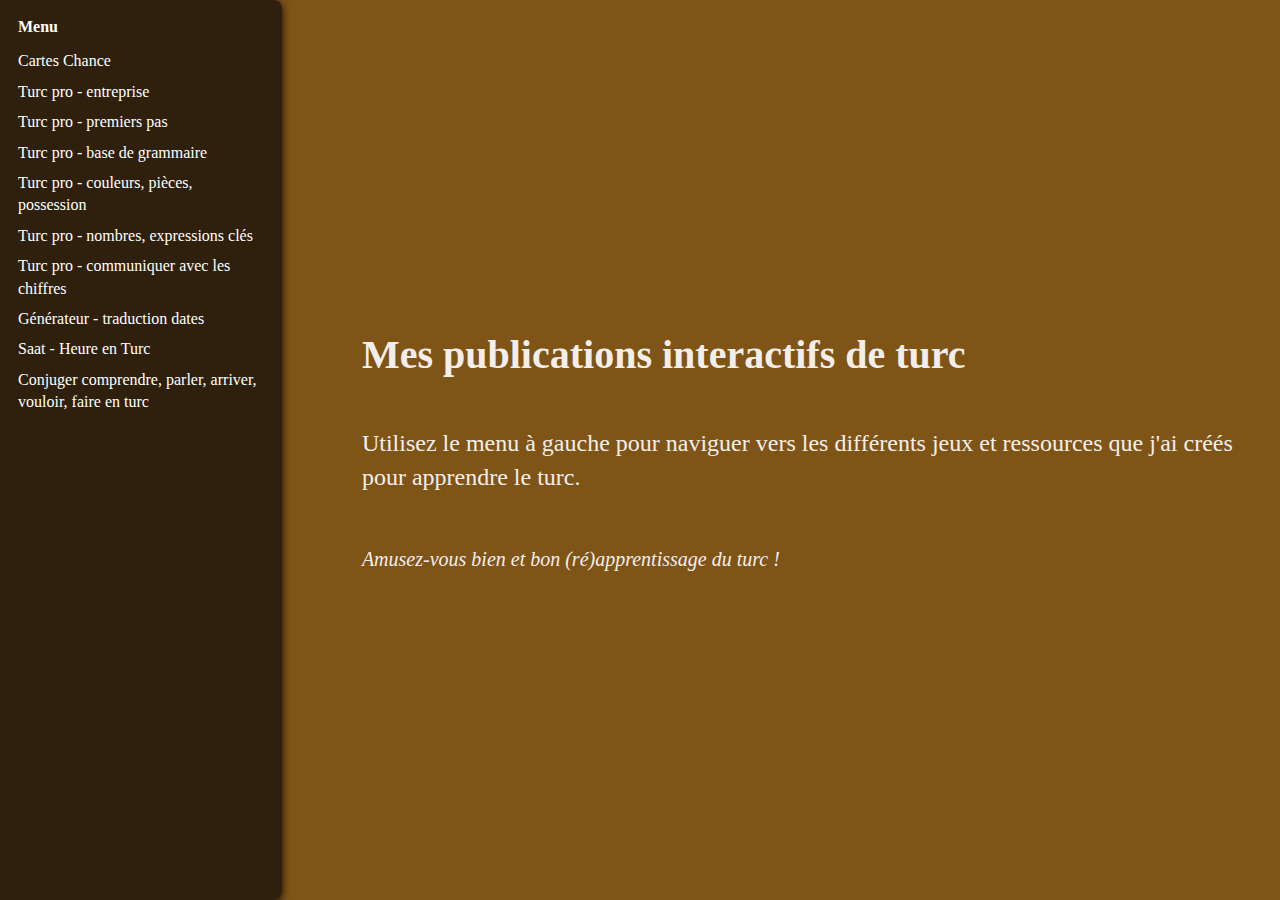
<file: index.html>
<!DOCTYPE html>
<html lang="fr">
<head>
  <meta charset="UTF-8">
  <meta name="viewport" content="width=device-width, initial-scale=1.0">
  <title>Menu | Publications interactives de turc</title>
  <!-- Je nomme ce fichier index mais c'est juste mon premier jeu sur Github !--> 
  <link rel="stylesheet" href="styles.css">
</head>
<body>

<!-- Page wrapper: menu latéral + contenu -->
<div class="page">
<!-- Menu de navigation vers les index -->
<nav class="menu">
    <div class="menu-title">Menu</div>
    <ul class="menu-list">
        <li><a href="https://kbrdg67-langu.github.io/jeuturc/carteschances.html" data-tooltip="Générateur de cartes chance / défis">Cartes Chance</a></li>
        <li><a href="https://kbrdg67-langu.github.io/jeuturc/rise-turcproindus/index2.html" data-tooltip="Début dans l'entreprise industrielle en turc">Turc pro - entreprise</a></li>
        <li><a href="https://kbrdg67-langu.github.io/jeuturc/turc-pro-i-premiers-pas-raw-klWIRAw0/content/index3.html" data-tooltip="Saluer, se présenter, les formules de politesse et de souhaits, l'espace dans l'entreprise">Turc pro - premiers pas</a></li>
        <li><a href="https://kbrdg67-langu.github.io/jeuturc/turc-pro-ii-grammaire-turque-pour-la-communication-quotidienne-raw-mvNhj_XP/content/index4.html" data-tooltip="Harmonie vocalique, pluriel, démonstratifs, questions fermées, (se) localiser">Turc pro - base de grammaire</a></li>
        <li><a href="https://kbrdg67-langu.github.io/jeuturc/turc-pro-iii-couleurs-pieces-possession-raw-fq71E4ob/content/index5.html" data-tooltip="Couleurs, pièces de la maison, possession (il y a)">Turc pro - couleurs, pièces, possession</a></li>
        <li><a href="https://kbrdg67-langu.github.io/jeuturc/turc-pro-iv-maitriser-les-nombres-couleurs-et-expressions-cles-au-travail-raw-GHACC9Df/content/index7.html" data-tooltip="Nombres, couleurs, prix, heure + expression utiles (demande spécifique)">Turc pro - nombres, expressions clés</a></li>
        <li><a href="https://kbrdg67-langu.github.io/jeuturc/turc-pro-v-communiquer-avec-les-chiffres-raw-ut1tpXgG/content/index6.html" data-tooltip="Mail, rappel nombres, rappel grammaire (position, posession)">Turc pro - communiquer avec les chiffres</a></li>
        <li><a href="https://kbrdg67-langu.github.io/jeuturc/datestrad-frtotr.html" data-tooltip="Générateur de dates en turc à traduire en français">Générateur - traduction dates</a></li>
        <li><a href="https://kbrdg67-langu.github.io/jeuturc/saat.html" data-tooltip="Générateur et exercices pour apprendre l'heure en turc">Saat - Heure en Turc</a></li>
        <li><a href="https://kbrdg67-langu.github.io/jeuturc/suffixes-5.html" data-tooltip="Exercices de conjugaison">Conjuger comprendre, parler, arriver, vouloir, faire en turc</a></li>
<!-- Ajoute ici d'autres liens vers les autres fichiers index du dépôt -->
    </ul>
</nav>

<main>
    <h1>Mes publications interactifs de turc</h1>
    <p>Utilisez le menu à gauche pour naviguer vers les différents jeux et ressources que j'ai créés pour apprendre le turc.</p>
        <p><small><em>Amusez-vous bien et bon (ré)apprentissage du turc !</em></small></p>
    </main>
</div>

<!-- Tooltip touch support and basic behavior -->
<script>
(function(){
    // Ensure elements that have data-tooltip get the has-tooltip class
    document.querySelectorAll('[data-tooltip]').forEach(function(el){
        if (!el.classList.contains('has-tooltip')) el.classList.add('has-tooltip');
    });

    // Touch behavior: toggle tooltip on first touch, hide after timeout
    const TOUCH_HIDE_DELAY = 3500;
    let hideTimers = new WeakMap();

    function hideAllTooltips(){
        document.querySelectorAll('.has-tooltip.show-tooltip').forEach(function(e){ e.classList.remove('show-tooltip'); });
    }

    document.querySelectorAll('[data-tooltip]').forEach(function(el){
        el.addEventListener('touchstart', function(ev){
            ev.preventDefault();
            const isShown = el.classList.contains('show-tooltip');
            hideAllTooltips();
            if (!isShown) {
                el.classList.add('show-tooltip');
                if (hideTimers.has(el)) clearTimeout(hideTimers.get(el));
                hideTimers.set(el, setTimeout(function(){ el.classList.remove('show-tooltip'); }, TOUCH_HIDE_DELAY));
            }
        }, {passive:false});
    });

    // Hide tooltips when tapping elsewhere
    document.addEventListener('touchstart', function(e){
        if (!e.target.closest('[data-tooltip]')) hideAllTooltips();
    });
})();
</script>

</body>
</html>
</file>
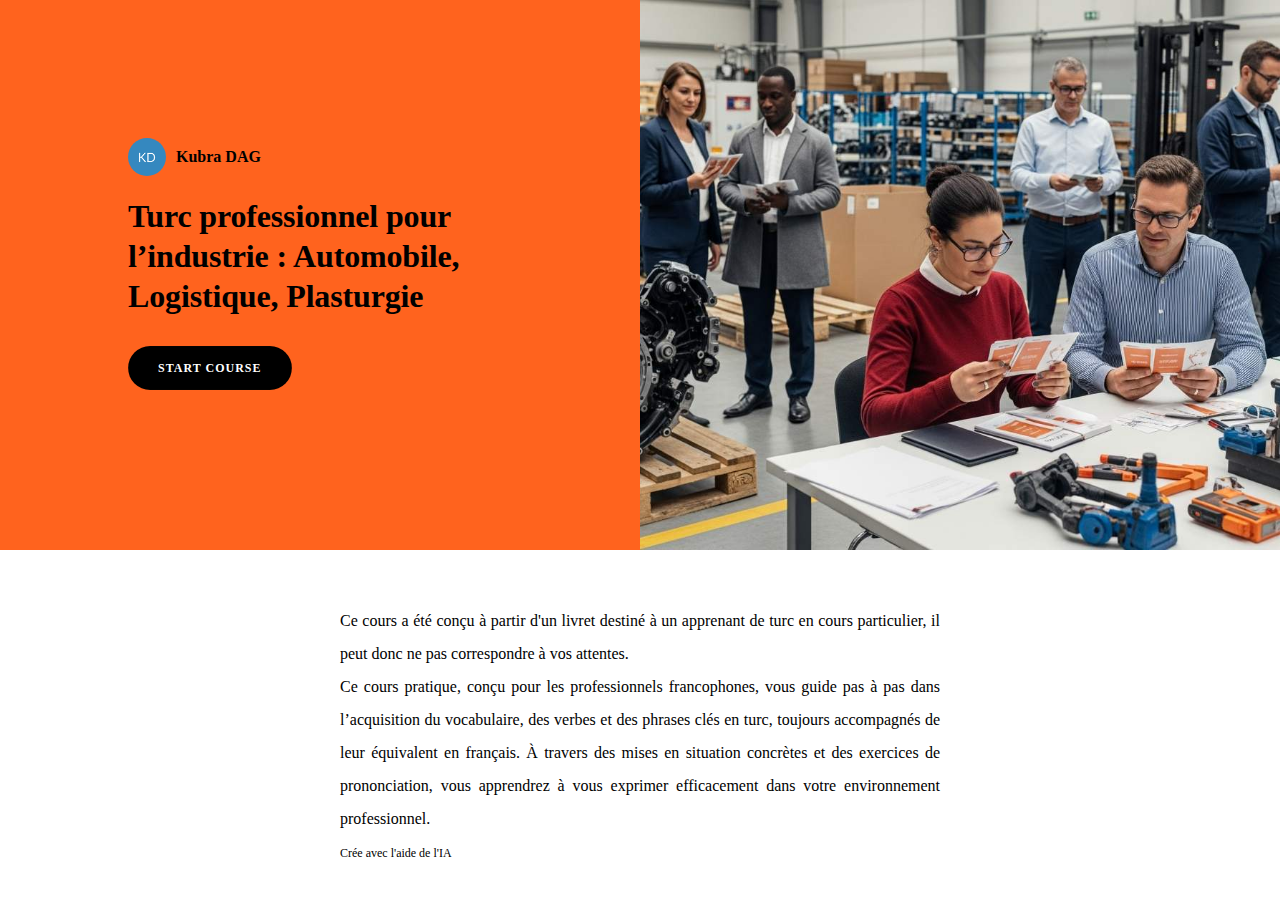
<file: rise-turcproindus/index.html>
<!DOCTYPE html>
<html lang="en" class="">
  <head>
    <meta http-equiv="X-UA-Compatible" content="IE=edge,chrome=1">
    <meta name="viewport" content="width=device-width, initial-scale=1">
    <meta charset="utf-8">

    <title>Turc professionnel pour l’industrie : Automobile, Logistique, Plasturgie</title>
    <link type="text/css" rel="stylesheet" href="lib/icomoon.css">
    <script type="text/javascript" src="lib/player-0.0.11.min.js"></script>
    <script type="text/javascript" src="lib/lzwcompress.js"></script>

    <!-- Resize Hack -->
    <script type="text/javascript">
      window.resizeTo(screen.width, screen.height);
    </script>
    

    

    <script id="__ENTRY__" type="application/json">
      {".js":["rise/7e72b801.js"],".css":["sandbox/4adfab46.css"]}
    </script>

    <script id="__REMOTE_ENTRIES__" type="application/json">
      {"learn_distribution_frontend":{".js":["learn_dist/entry.js"]},"mondrian":{".js":["mondrian/entry.js"]}}
    </script>

    <script>
      (function() {
        const jsonp = {}
        const target = 'raw'

        function shouldLoad() {
          if(['raw', 'review', 'tincan', 'xapi'].includes(target))
            return true

          const allowOutsideDriver = window.allowedOptions()?.outsideDriver || false

          return allowOutsideDriver
            || window.location.protocol === 'file:'
            || (window !== window.parent && typeof window.parent.IsLmsPresent === 'function')
        }

        function loadModule(manifest) {
          const p = []

          if (manifest['.css'] != null) {
            for (var idx = 0; idx < manifest['.css'].length; idx++) {
              p.push(new Promise((resolve, reject) => {
                var link = document.createElement('link')
                link.onload = resolve
                link.onerror = reject
                link.rel = 'stylesheet'
                link.href = 'lib/' + manifest['.css'][idx]
                document.body.appendChild(link)
              }))
            }
          }

          if (manifest['.js'] != null) {
            for (var idx = 0; idx < manifest['.js'].length; idx++) {
              p.push(new Promise((resolve, reject) => {
                var script = document.createElement('script')
                script.onload = resolve
                script.onerror = reject
                script.src = 'lib/' + manifest['.js'][idx]
                document.body.appendChild(script)
              }))
            }
          }

          return Promise.all(p)
        }

        function deserialize(str) {
          const buffer = Uint8Array.from(atob(str), c => c.charCodeAt(0))
          const json = new TextDecoder().decode(buffer)
          const result = JSON.parse(json)
          return result
        }

        function __preventLoad() {
          let appDiv = document.getElementById('app')
          let errMsgSpan = document.createElement('span')
          let errMsgText = document.createTextNode('Error: Content launched outside of a supported LMS enviroment.')

          errMsgSpan.appendChild(errMsgText)
          appDiv.appendChild(errMsgSpan)

          throw new Error("Content launched outside of a supported LMS enviroment.")
        }

        function __loadEntry() {
          return loadModule(JSON.parse(document.getElementById('__ENTRY__').textContent))
        }

        function __loadRemoteEntry(name) {
          const manifest = JSON.parse(document.getElementById('__REMOTE_ENTRIES__').textContent)
          if (manifest[name] == null) throw new Error(`Missing manifest for remote entry "${name}".`)
          return loadModule(manifest[name])
        }

        async function __fetchCourse() {
          return Promise.resolve(deserialize("[base64]/[base64]/[base64]/[base64]/IOKAkyBUZXNsaW1hdCBuZSB6YW1hbiBnZWxlY2VrPzwvcD48cD48L3A+PHA+TGUgY2FtaW9uIGVzdC1pbCBkw6lqw6AgcGFydGkgPyDigJMgS2FteW9uIMOnxLFrdMSxIG3EsT88L3A+PHA+PC9wPjxwPkNvbWJpZW4gZGUgcGFsZXR0ZXMgc29udCBwcsOpdnVlcyA/IOKAkyBLYcOnIHBhbGV0IHBsYW5sYW5kxLE/[base64]"))
        }

        window.__loadEntry = shouldLoad() ? __loadEntry : __preventLoad
        window.__loadRemoteEntry = __loadRemoteEntry
        window.__fetchCourse = __fetchCourse
      })()
    </script>
  </head>
  <body>
    <div id="app"></div>
    <script type="text/javascript">
  (function(root) {
    window.partnerContent = [];

    function isExport() {
      return true;
    }

    function resolvePath(path) {
      return ('assets/').concat(path);
    }

    function resolveFontPath(font) {
      return ('lib/fonts/').concat(font.key.split('/').reverse()[0]);
    }

    root.Runtime = {
      fetch: window.__fetchCourse,
      isExport: isExport,
      resolvePath: resolvePath,
      resolveFontPath: resolveFontPath
    };
  }(window));
</script>

    
    <script>__loadEntry()</script>
    
  </body>
</html>
</file>
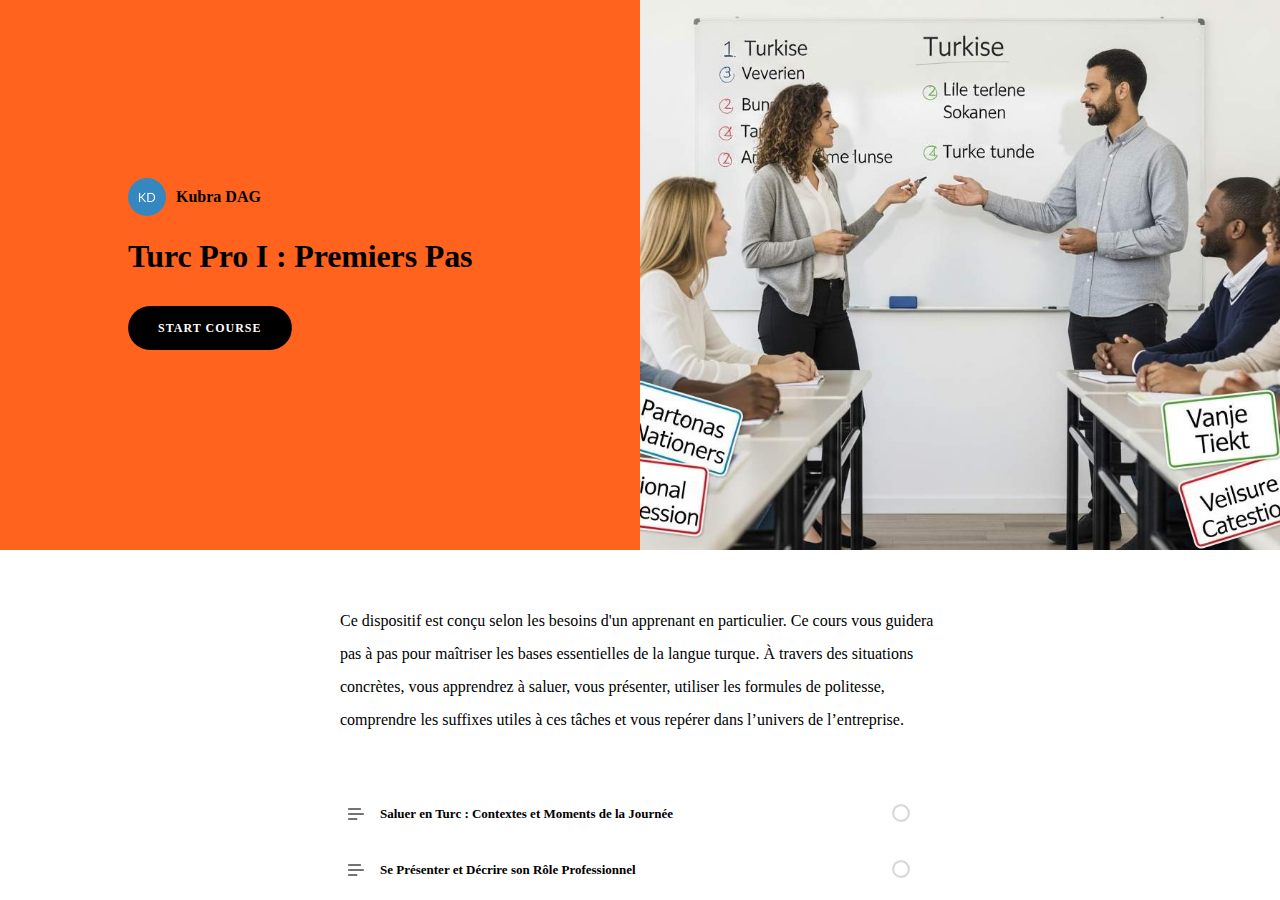
<file: turc-pro-i-premiers-pas-raw-klWIRAw0/content/index.html>
<!DOCTYPE html>
<html lang="en" class="">
  <head>
    <meta http-equiv="X-UA-Compatible" content="IE=edge,chrome=1">
    <meta name="viewport" content="width=device-width, initial-scale=1">
    <meta charset="utf-8">

    <title>Turc Pro I : Premiers Pas</title>
    <link type="text/css" rel="stylesheet" href="lib/icomoon.css">
    <script type="text/javascript" src="lib/player-0.0.11.min.js"></script>
    <script type="text/javascript" src="lib/lzwcompress.js"></script>

    <!-- Resize Hack -->
    <script type="text/javascript">
      window.resizeTo(screen.width, screen.height);
    </script>
    

    

    <script id="__ENTRY__" type="application/json">
      {".js":["rise/7e72b801.js"],".css":["sandbox/4adfab46.css"]}
    </script>

    <script id="__REMOTE_ENTRIES__" type="application/json">
      {"learn_distribution_frontend":{".js":["learn_dist/entry.js"]},"mondrian":{".js":["mondrian/entry.js"]}}
    </script>

    <script>
      (function() {
        const jsonp = {}
        const target = 'raw'

        function shouldLoad() {
          if(['raw', 'review', 'tincan', 'xapi'].includes(target))
            return true

          const allowOutsideDriver = window.allowedOptions()?.outsideDriver || false

          return allowOutsideDriver
            || window.location.protocol === 'file:'
            || (window !== window.parent && typeof window.parent.IsLmsPresent === 'function')
        }

        function loadModule(manifest) {
          const p = []

          if (manifest['.css'] != null) {
            for (var idx = 0; idx < manifest['.css'].length; idx++) {
              p.push(new Promise((resolve, reject) => {
                var link = document.createElement('link')
                link.onload = resolve
                link.onerror = reject
                link.rel = 'stylesheet'
                link.href = 'lib/' + manifest['.css'][idx]
                document.body.appendChild(link)
              }))
            }
          }

          if (manifest['.js'] != null) {
            for (var idx = 0; idx < manifest['.js'].length; idx++) {
              p.push(new Promise((resolve, reject) => {
                var script = document.createElement('script')
                script.onload = resolve
                script.onerror = reject
                script.src = 'lib/' + manifest['.js'][idx]
                document.body.appendChild(script)
              }))
            }
          }

          return Promise.all(p)
        }

        function deserialize(str) {
          const buffer = Uint8Array.from(atob(str), c => c.charCodeAt(0))
          const json = new TextDecoder().decode(buffer)
          const result = JSON.parse(json)
          return result
        }

        function __preventLoad() {
          let appDiv = document.getElementById('app')
          let errMsgSpan = document.createElement('span')
          let errMsgText = document.createTextNode('Error: Content launched outside of a supported LMS enviroment.')

          errMsgSpan.appendChild(errMsgText)
          appDiv.appendChild(errMsgSpan)

          throw new Error("Content launched outside of a supported LMS enviroment.")
        }

        function __loadEntry() {
          return loadModule(JSON.parse(document.getElementById('__ENTRY__').textContent))
        }

        function __loadRemoteEntry(name) {
          const manifest = JSON.parse(document.getElementById('__REMOTE_ENTRIES__').textContent)
          if (manifest[name] == null) throw new Error(`Missing manifest for remote entry "${name}".`)
          return loadModule(manifest[name])
        }

        async function __fetchCourse() {
          return Promise.resolve(deserialize("[base64]/[base64]/[base64]/[base64]/[base64]/[base64]/[base64]/[base64]/[base64]/[base64]/[base64]/DuSA/[base64]/[base64]"))
        }

        window.__loadEntry = shouldLoad() ? __loadEntry : __preventLoad
        window.__loadRemoteEntry = __loadRemoteEntry
        window.__fetchCourse = __fetchCourse
      })()
    </script>
  </head>
  <body>
    <div id="app"></div>
    <script type="text/javascript">
  (function(root) {
    window.partnerContent = [];

    function isExport() {
      return true;
    }

    function resolvePath(path) {
      return ('assets/').concat(path);
    }

    function resolveFontPath(font) {
      return ('lib/fonts/').concat(font.key.split('/').reverse()[0]);
    }

    root.Runtime = {
      fetch: window.__fetchCourse,
      isExport: isExport,
      resolvePath: resolvePath,
      resolveFontPath: resolveFontPath
    };
  }(window));
</script>

    
    <script>__loadEntry()</script>
    
  </body>
</html>
</file>
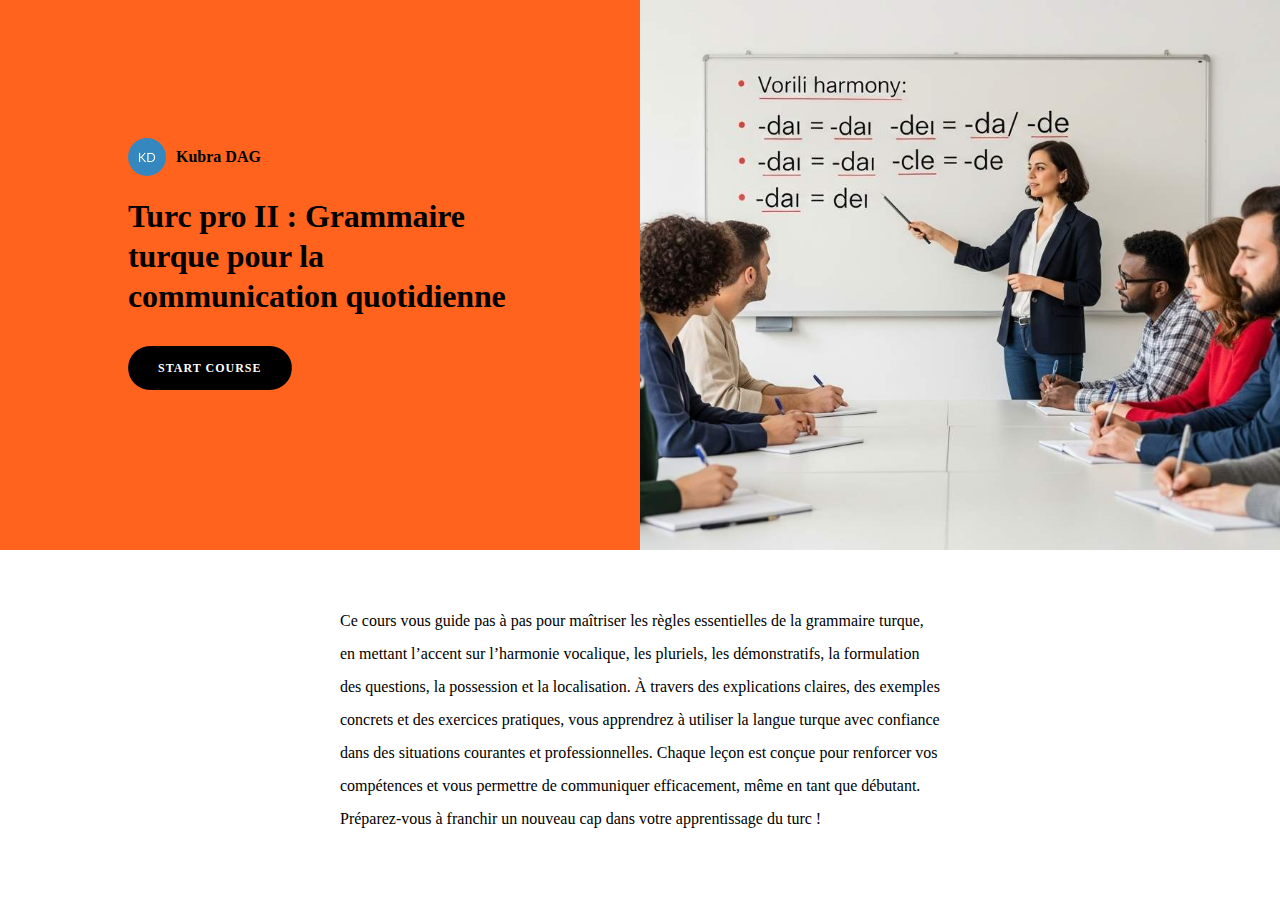
<file: turc-pro-ii-grammaire-turque-pour-la-communication-quotidienne-raw-mvNhj_XP/content/index.html>
<!DOCTYPE html>
<html lang="en" class="">
  <head>
    <meta http-equiv="X-UA-Compatible" content="IE=edge,chrome=1">
    <meta name="viewport" content="width=device-width, initial-scale=1">
    <meta charset="utf-8">

    <title>Turc pro II : Grammaire turque pour la communication quotidienne</title>
    <link type="text/css" rel="stylesheet" href="lib/icomoon.css">
    <script type="text/javascript" src="lib/player-0.0.11.min.js"></script>
    <script type="text/javascript" src="lib/lzwcompress.js"></script>

    <!-- Resize Hack -->
    <script type="text/javascript">
      window.resizeTo(screen.width, screen.height);
    </script>
    

    

    <script id="__ENTRY__" type="application/json">
      {".js":["rise/7e72b801.js"],".css":["sandbox/4adfab46.css"]}
    </script>

    <script id="__REMOTE_ENTRIES__" type="application/json">
      {"learn_distribution_frontend":{".js":["learn_dist/entry.js"]},"mondrian":{".js":["mondrian/entry.js"]}}
    </script>

    <script>
      (function() {
        const jsonp = {}
        const target = 'raw'

        function shouldLoad() {
          if(['raw', 'review', 'tincan', 'xapi'].includes(target))
            return true

          const allowOutsideDriver = window.allowedOptions()?.outsideDriver || false

          return allowOutsideDriver
            || window.location.protocol === 'file:'
            || (window !== window.parent && typeof window.parent.IsLmsPresent === 'function')
        }

        function loadModule(manifest) {
          const p = []

          if (manifest['.css'] != null) {
            for (var idx = 0; idx < manifest['.css'].length; idx++) {
              p.push(new Promise((resolve, reject) => {
                var link = document.createElement('link')
                link.onload = resolve
                link.onerror = reject
                link.rel = 'stylesheet'
                link.href = 'lib/' + manifest['.css'][idx]
                document.body.appendChild(link)
              }))
            }
          }

          if (manifest['.js'] != null) {
            for (var idx = 0; idx < manifest['.js'].length; idx++) {
              p.push(new Promise((resolve, reject) => {
                var script = document.createElement('script')
                script.onload = resolve
                script.onerror = reject
                script.src = 'lib/' + manifest['.js'][idx]
                document.body.appendChild(script)
              }))
            }
          }

          return Promise.all(p)
        }

        function deserialize(str) {
          const buffer = Uint8Array.from(atob(str), c => c.charCodeAt(0))
          const json = new TextDecoder().decode(buffer)
          const result = JSON.parse(json)
          return result
        }

        function __preventLoad() {
          let appDiv = document.getElementById('app')
          let errMsgSpan = document.createElement('span')
          let errMsgText = document.createTextNode('Error: Content launched outside of a supported LMS enviroment.')

          errMsgSpan.appendChild(errMsgText)
          appDiv.appendChild(errMsgSpan)

          throw new Error("Content launched outside of a supported LMS enviroment.")
        }

        function __loadEntry() {
          return loadModule(JSON.parse(document.getElementById('__ENTRY__').textContent))
        }

        function __loadRemoteEntry(name) {
          const manifest = JSON.parse(document.getElementById('__REMOTE_ENTRIES__').textContent)
          if (manifest[name] == null) throw new Error(`Missing manifest for remote entry "${name}".`)
          return loadModule(manifest[name])
        }

        async function __fetchCourse() {
          return Promise.resolve(deserialize("[base64]/[base64]/[base64]/[base64]/[base64]/[base64]/igJkgKEVzdC1jZSB1bmUgbWFpc29uID8pPC9wPiJ9LHsiaWQiOiJjbWhybHloanIwMDIyM2o3ZjJ6ODBjODJqIiwidGl0bGUiOiJRdWFuZCB1dGlsaXNlciBtdSA/IiwiZGVzY3JpcHRpb24iOiI8cD7igJhNdeKAmSBzdWl0IHVuZSB2b3llbGxlIE8gb3UgVSwgcXVpIHNvbnQgZGVzIHZveWVsbGVzIHJvbmRlcy4gRXhlbXBsZSA6IOKAmE9rdWwgbXU/4oCZIChFc3QtY2UgdW5lIMOpY29sZSA/[base64]/[base64]/[base64]/[base64]/[base64]/4oCZIG91IOKAmFF14oCZZXN0LWNlIHF1ZSBj4oCZZXN0ID/igJk8L3A+PHA+PC9wPjxwPkV4ZW1wbGUgOiDigJhCdXJhc8SxIG5lcmVzaSA/4oCZIOKAkyAnQnVyYXPEsSBva3VsJy4gPSBRdWVsIGVzdCBjZXQgZW5kcm9pdCA/[base64]/4oCZIG91IOKAmE/DuSBzZSB0cm91dmUuLi4gP+KAmTwvcD48cD48L3A+PHA+RXhlbXBsZSA6IOKAmE9rdWwgbmVyZWRlID/igJkg4oCTIE/[base64]/DuSBlc3QgbGEgYmlibGlvdGjDqHF1ZSA/JyA/[base64]/[base64]/[base64]"))
        }

        window.__loadEntry = shouldLoad() ? __loadEntry : __preventLoad
        window.__loadRemoteEntry = __loadRemoteEntry
        window.__fetchCourse = __fetchCourse
      })()
    </script>
  </head>
  <body>
    <div id="app"></div>
    <script type="text/javascript">
  (function(root) {
    window.partnerContent = [];

    function isExport() {
      return true;
    }

    function resolvePath(path) {
      return ('assets/').concat(path);
    }

    function resolveFontPath(font) {
      return ('lib/fonts/').concat(font.key.split('/').reverse()[0]);
    }

    root.Runtime = {
      fetch: window.__fetchCourse,
      isExport: isExport,
      resolvePath: resolvePath,
      resolveFontPath: resolveFontPath
    };
  }(window));
</script>

    
    <script>__loadEntry()</script>
    
  </body>
</html>
</file>
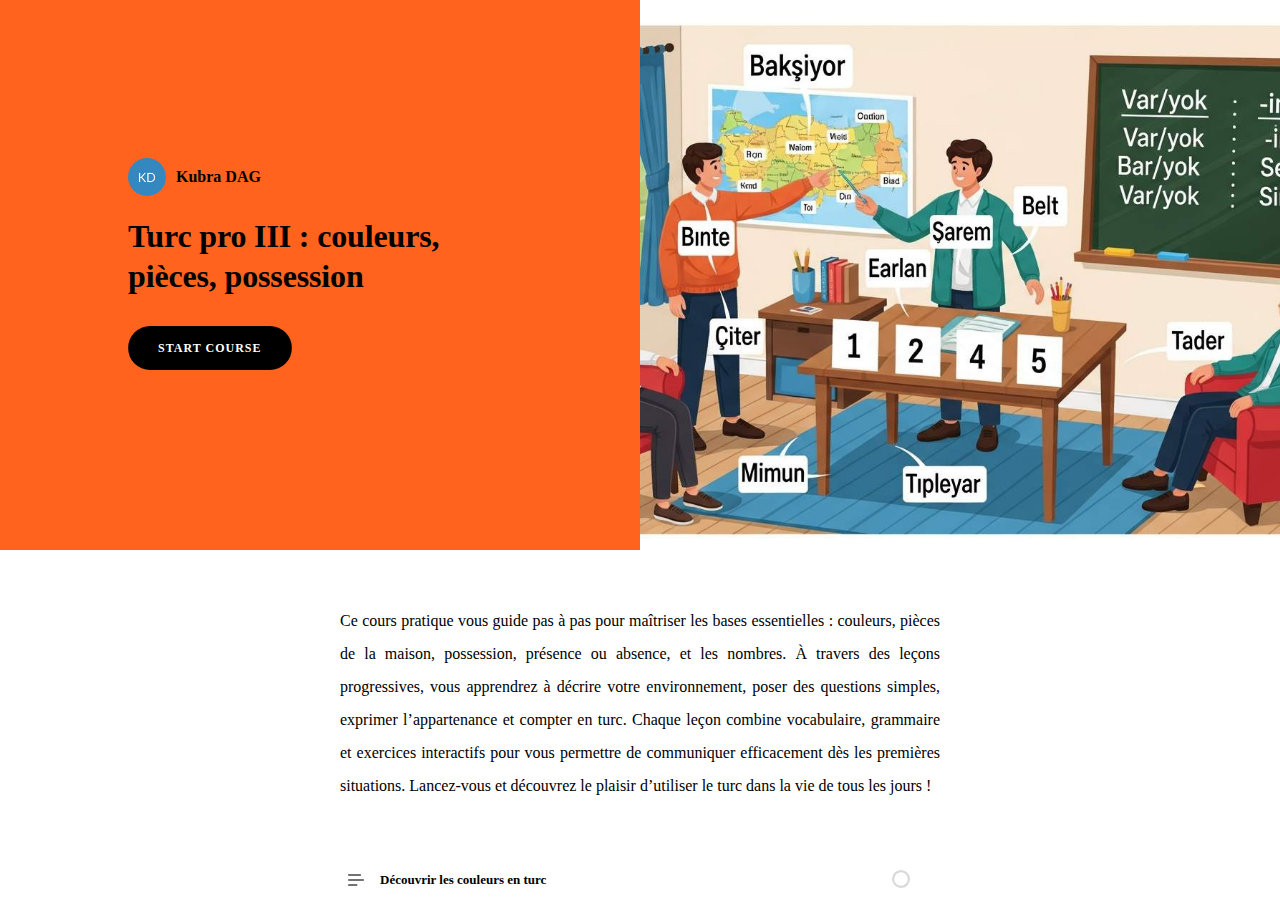
<file: turc-pro-iii-couleurs-pieces-possession-raw-fq71E4ob/content/index.html>
<!DOCTYPE html>
<html lang="en" class="">
  <head>
    <meta http-equiv="X-UA-Compatible" content="IE=edge,chrome=1">
    <meta name="viewport" content="width=device-width, initial-scale=1">
    <meta charset="utf-8">

    <title>Turc pro III : couleurs, pièces, possession</title>
    <link type="text/css" rel="stylesheet" href="lib/icomoon.css">
    <script type="text/javascript" src="lib/player-0.0.11.min.js"></script>
    <script type="text/javascript" src="lib/lzwcompress.js"></script>

    <!-- Resize Hack -->
    <script type="text/javascript">
      window.resizeTo(screen.width, screen.height);
    </script>
    

    

    <script id="__ENTRY__" type="application/json">
      {".js":["rise/7e72b801.js"],".css":["sandbox/4adfab46.css"]}
    </script>

    <script id="__REMOTE_ENTRIES__" type="application/json">
      {"learn_distribution_frontend":{".js":["learn_dist/entry.js"]},"mondrian":{".js":["mondrian/entry.js"]}}
    </script>

    <script>
      (function() {
        const jsonp = {}
        const target = 'raw'

        function shouldLoad() {
          if(['raw', 'review', 'tincan', 'xapi'].includes(target))
            return true

          const allowOutsideDriver = window.allowedOptions()?.outsideDriver || false

          return allowOutsideDriver
            || window.location.protocol === 'file:'
            || (window !== window.parent && typeof window.parent.IsLmsPresent === 'function')
        }

        function loadModule(manifest) {
          const p = []

          if (manifest['.css'] != null) {
            for (var idx = 0; idx < manifest['.css'].length; idx++) {
              p.push(new Promise((resolve, reject) => {
                var link = document.createElement('link')
                link.onload = resolve
                link.onerror = reject
                link.rel = 'stylesheet'
                link.href = 'lib/' + manifest['.css'][idx]
                document.body.appendChild(link)
              }))
            }
          }

          if (manifest['.js'] != null) {
            for (var idx = 0; idx < manifest['.js'].length; idx++) {
              p.push(new Promise((resolve, reject) => {
                var script = document.createElement('script')
                script.onload = resolve
                script.onerror = reject
                script.src = 'lib/' + manifest['.js'][idx]
                document.body.appendChild(script)
              }))
            }
          }

          return Promise.all(p)
        }

        function deserialize(str) {
          const buffer = Uint8Array.from(atob(str), c => c.charCodeAt(0))
          const json = new TextDecoder().decode(buffer)
          const result = JSON.parse(json)
          return result
        }

        function __preventLoad() {
          let appDiv = document.getElementById('app')
          let errMsgSpan = document.createElement('span')
          let errMsgText = document.createTextNode('Error: Content launched outside of a supported LMS enviroment.')

          errMsgSpan.appendChild(errMsgText)
          appDiv.appendChild(errMsgSpan)

          throw new Error("Content launched outside of a supported LMS enviroment.")
        }

        function __loadEntry() {
          return loadModule(JSON.parse(document.getElementById('__ENTRY__').textContent))
        }

        function __loadRemoteEntry(name) {
          const manifest = JSON.parse(document.getElementById('__REMOTE_ENTRIES__').textContent)
          if (manifest[name] == null) throw new Error(`Missing manifest for remote entry "${name}".`)
          return loadModule(manifest[name])
        }

        async function __fetchCourse() {
          return Promise.resolve(deserialize("[base64]/[base64]/[base64]/[base64]/[base64]/DuSBzZSB0cm91dmUgdW5lIHBlcnNvbm5lLCB1biBvYmpldCBvdSB1biBsaWV1LiBQYXIgZXhlbXBsZSA6IEthbGVtIG5lcmVkZSA/IChPw7kgZXN0IGxlIGNyYXlvbiA/[base64]/[base64]/[base64]/[base64]/[base64]/[base64]/[base64]/[base64]/[base64]/[base64]/[base64]/[base64]"))
        }

        window.__loadEntry = shouldLoad() ? __loadEntry : __preventLoad
        window.__loadRemoteEntry = __loadRemoteEntry
        window.__fetchCourse = __fetchCourse
      })()
    </script>
  </head>
  <body>
    <div id="app"></div>
    <script type="text/javascript">
  (function(root) {
    window.partnerContent = [];

    function isExport() {
      return true;
    }

    function resolvePath(path) {
      return ('assets/').concat(path);
    }

    function resolveFontPath(font) {
      return ('lib/fonts/').concat(font.key.split('/').reverse()[0]);
    }

    root.Runtime = {
      fetch: window.__fetchCourse,
      isExport: isExport,
      resolvePath: resolvePath,
      resolveFontPath: resolveFontPath
    };
  }(window));
</script>

    
    <script>__loadEntry()</script>
    
  </body>
</html>
</file>
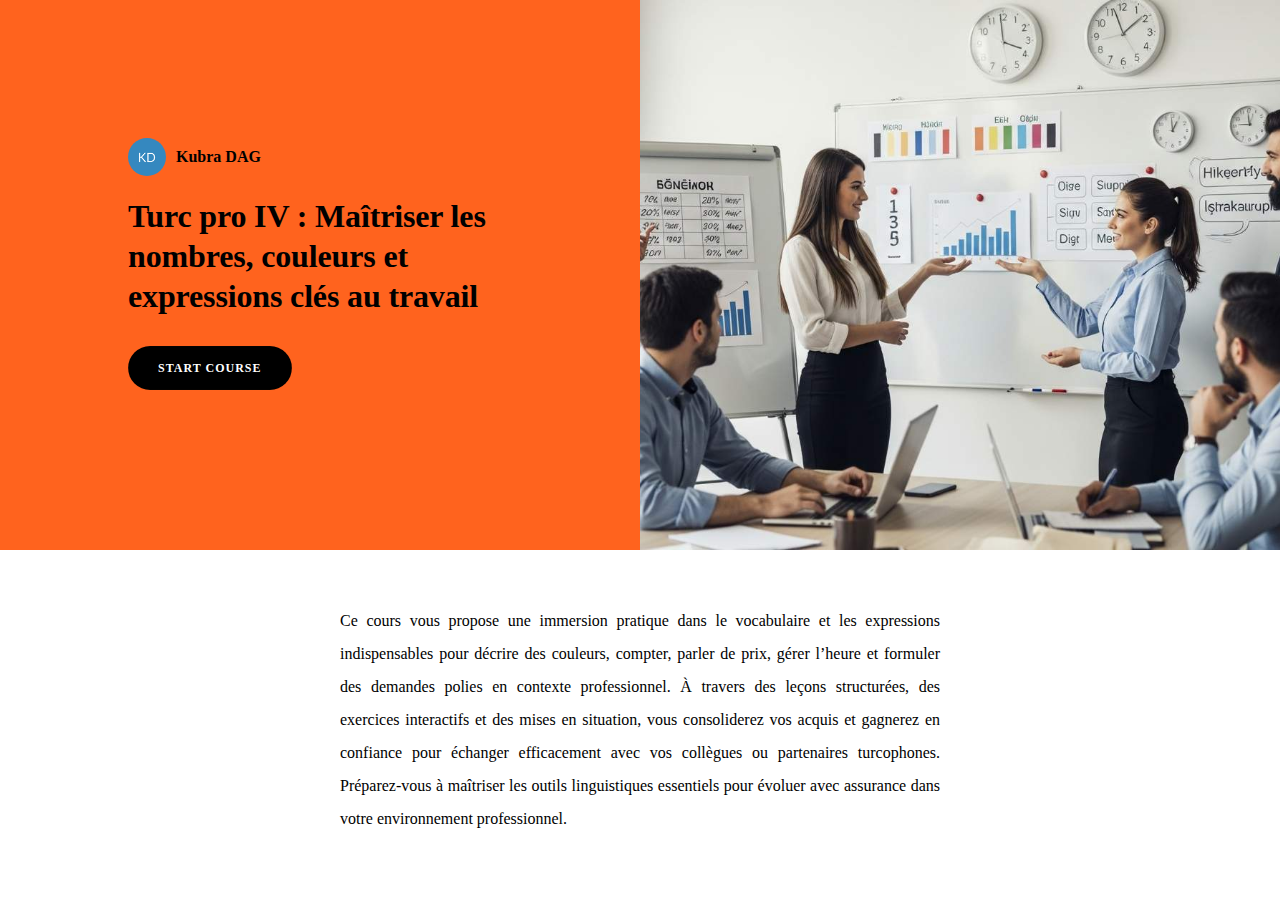
<file: turc-pro-iv-maitriser-les-nombres-couleurs-et-expressions-cles-au-travail-raw-GHACC9Df/content/index.html>
<!DOCTYPE html>
<html lang="en" class="">
  <head>
    <meta http-equiv="X-UA-Compatible" content="IE=edge,chrome=1">
    <meta name="viewport" content="width=device-width, initial-scale=1">
    <meta charset="utf-8">

    <title>Turc pro IV : Maîtriser les nombres, couleurs et expressions clés au travail</title>
    <link type="text/css" rel="stylesheet" href="lib/icomoon.css">
    <script type="text/javascript" src="lib/player-0.0.11.min.js"></script>
    <script type="text/javascript" src="lib/lzwcompress.js"></script>

    <!-- Resize Hack -->
    <script type="text/javascript">
      window.resizeTo(screen.width, screen.height);
    </script>
    

    

    <script id="__ENTRY__" type="application/json">
      {".js":["rise/7e72b801.js"],".css":["sandbox/4adfab46.css"]}
    </script>

    <script id="__REMOTE_ENTRIES__" type="application/json">
      {"learn_distribution_frontend":{".js":["learn_dist/entry.js"]},"mondrian":{".js":["mondrian/entry.js"]}}
    </script>

    <script>
      (function() {
        const jsonp = {}
        const target = 'raw'

        function shouldLoad() {
          if(['raw', 'review', 'tincan', 'xapi'].includes(target))
            return true

          const allowOutsideDriver = window.allowedOptions()?.outsideDriver || false

          return allowOutsideDriver
            || window.location.protocol === 'file:'
            || (window !== window.parent && typeof window.parent.IsLmsPresent === 'function')
        }

        function loadModule(manifest) {
          const p = []

          if (manifest['.css'] != null) {
            for (var idx = 0; idx < manifest['.css'].length; idx++) {
              p.push(new Promise((resolve, reject) => {
                var link = document.createElement('link')
                link.onload = resolve
                link.onerror = reject
                link.rel = 'stylesheet'
                link.href = 'lib/' + manifest['.css'][idx]
                document.body.appendChild(link)
              }))
            }
          }

          if (manifest['.js'] != null) {
            for (var idx = 0; idx < manifest['.js'].length; idx++) {
              p.push(new Promise((resolve, reject) => {
                var script = document.createElement('script')
                script.onload = resolve
                script.onerror = reject
                script.src = 'lib/' + manifest['.js'][idx]
                document.body.appendChild(script)
              }))
            }
          }

          return Promise.all(p)
        }

        function deserialize(str) {
          const buffer = Uint8Array.from(atob(str), c => c.charCodeAt(0))
          const json = new TextDecoder().decode(buffer)
          const result = JSON.parse(json)
          return result
        }

        function __preventLoad() {
          let appDiv = document.getElementById('app')
          let errMsgSpan = document.createElement('span')
          let errMsgText = document.createTextNode('Error: Content launched outside of a supported LMS enviroment.')

          errMsgSpan.appendChild(errMsgText)
          appDiv.appendChild(errMsgSpan)

          throw new Error("Content launched outside of a supported LMS enviroment.")
        }

        function __loadEntry() {
          return loadModule(JSON.parse(document.getElementById('__ENTRY__').textContent))
        }

        function __loadRemoteEntry(name) {
          const manifest = JSON.parse(document.getElementById('__REMOTE_ENTRIES__').textContent)
          if (manifest[name] == null) throw new Error(`Missing manifest for remote entry "${name}".`)
          return loadModule(manifest[name])
        }

        async function __fetchCourse() {
          return Promise.resolve(deserialize("[base64]/[base64]/[base64]/XCIgKENvbWJpZW4gZGUgdGVtcHMgZmF1dC1pbCA/[base64]/[base64]/IiwiZGVzY3JpcHRpb24iOiI8cD5RdWVzdGlvbiA6IFwiQnUgw7xyw7xuIGthw6cgZXVybz9cIiAoQ29tYmllbiBjb8O7dGUgY2UgcHJvZHVpdCA/[base64]/[base64]/[base64]/[base64]/[base64]/IChwbHVzIGZvcm1lbCwgc291dmVudCB1dGlsaXPDqSBkYW5zIHVuIGNvbnRleHRlIHRlY2huaXF1ZSBvdSBkZSByw6l1bmlvbikifSwiZnJvbnQiOnsidHlwZSI6ImRlc2NyaXB0aW9uIiwiZGVzY3JpcHRpb24iOiJQcm9ibGVtIHZhciBtxLE/[base64]/[base64]/[base64]/[base64]/[base64]/[base64]"))
        }

        window.__loadEntry = shouldLoad() ? __loadEntry : __preventLoad
        window.__loadRemoteEntry = __loadRemoteEntry
        window.__fetchCourse = __fetchCourse
      })()
    </script>
  </head>
  <body>
    <div id="app"></div>
    <script type="text/javascript">
  (function(root) {
    window.partnerContent = [];

    function isExport() {
      return true;
    }

    function resolvePath(path) {
      return ('assets/').concat(path);
    }

    function resolveFontPath(font) {
      return ('lib/fonts/').concat(font.key.split('/').reverse()[0]);
    }

    root.Runtime = {
      fetch: window.__fetchCourse,
      isExport: isExport,
      resolvePath: resolvePath,
      resolveFontPath: resolveFontPath
    };
  }(window));
</script>

    
    <script>__loadEntry()</script>
    
  </body>
</html>
</file>
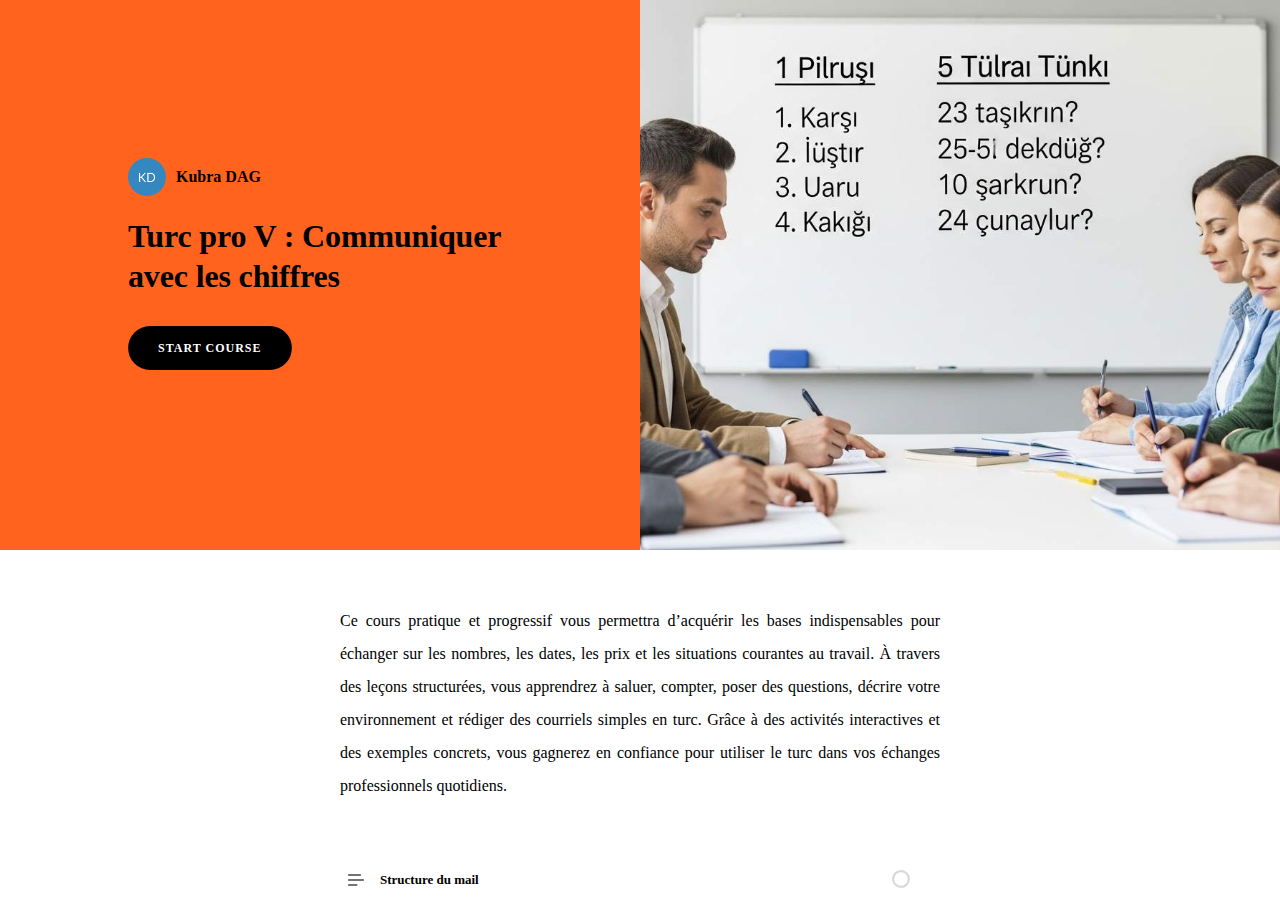
<file: turc-pro-v-communiquer-avec-les-chiffres-raw-ut1tpXgG/content/index.html>
<!DOCTYPE html>
<html lang="en" class="">
  <head>
    <meta http-equiv="X-UA-Compatible" content="IE=edge,chrome=1">
    <meta name="viewport" content="width=device-width, initial-scale=1">
    <meta charset="utf-8">

    <title>Turc pro V : Communiquer avec les chiffres </title>
    <link type="text/css" rel="stylesheet" href="lib/icomoon.css">
    <script type="text/javascript" src="lib/player-0.0.11.min.js"></script>
    <script type="text/javascript" src="lib/lzwcompress.js"></script>

    <!-- Resize Hack -->
    <script type="text/javascript">
      window.resizeTo(screen.width, screen.height);
    </script>
    

    

    <script id="__ENTRY__" type="application/json">
      {".js":["rise/7e72b801.js"],".css":["sandbox/4adfab46.css"]}
    </script>

    <script id="__REMOTE_ENTRIES__" type="application/json">
      {"learn_distribution_frontend":{".js":["learn_dist/entry.js"]},"mondrian":{".js":["mondrian/entry.js"]}}
    </script>

    <script>
      (function() {
        const jsonp = {}
        const target = 'raw'

        function shouldLoad() {
          if(['raw', 'review', 'tincan', 'xapi'].includes(target))
            return true

          const allowOutsideDriver = window.allowedOptions()?.outsideDriver || false

          return allowOutsideDriver
            || window.location.protocol === 'file:'
            || (window !== window.parent && typeof window.parent.IsLmsPresent === 'function')
        }

        function loadModule(manifest) {
          const p = []

          if (manifest['.css'] != null) {
            for (var idx = 0; idx < manifest['.css'].length; idx++) {
              p.push(new Promise((resolve, reject) => {
                var link = document.createElement('link')
                link.onload = resolve
                link.onerror = reject
                link.rel = 'stylesheet'
                link.href = 'lib/' + manifest['.css'][idx]
                document.body.appendChild(link)
              }))
            }
          }

          if (manifest['.js'] != null) {
            for (var idx = 0; idx < manifest['.js'].length; idx++) {
              p.push(new Promise((resolve, reject) => {
                var script = document.createElement('script')
                script.onload = resolve
                script.onerror = reject
                script.src = 'lib/' + manifest['.js'][idx]
                document.body.appendChild(script)
              }))
            }
          }

          return Promise.all(p)
        }

        function deserialize(str) {
          const buffer = Uint8Array.from(atob(str), c => c.charCodeAt(0))
          const json = new TextDecoder().decode(buffer)
          const result = JSON.parse(json)
          return result
        }

        function __preventLoad() {
          let appDiv = document.getElementById('app')
          let errMsgSpan = document.createElement('span')
          let errMsgText = document.createTextNode('Error: Content launched outside of a supported LMS enviroment.')

          errMsgSpan.appendChild(errMsgText)
          appDiv.appendChild(errMsgSpan)

          throw new Error("Content launched outside of a supported LMS enviroment.")
        }

        function __loadEntry() {
          return loadModule(JSON.parse(document.getElementById('__ENTRY__').textContent))
        }

        function __loadRemoteEntry(name) {
          const manifest = JSON.parse(document.getElementById('__REMOTE_ENTRIES__').textContent)
          if (manifest[name] == null) throw new Error(`Missing manifest for remote entry "${name}".`)
          return loadModule(manifest[name])
        }

        async function __fetchCourse() {
          return Promise.resolve(deserialize("[base64]/[base64]/[base64]/[base64]/[base64]/[base64]/[base64]/[base64]/[base64]/[base64]"))
        }

        window.__loadEntry = shouldLoad() ? __loadEntry : __preventLoad
        window.__loadRemoteEntry = __loadRemoteEntry
        window.__fetchCourse = __fetchCourse
      })()
    </script>
  </head>
  <body>
    <div id="app"></div>
    <script type="text/javascript">
  (function(root) {
    window.partnerContent = [];

    function isExport() {
      return true;
    }

    function resolvePath(path) {
      return ('assets/').concat(path);
    }

    function resolveFontPath(font) {
      return ('lib/fonts/').concat(font.key.split('/').reverse()[0]);
    }

    root.Runtime = {
      fetch: window.__fetchCourse,
      isExport: isExport,
      resolvePath: resolvePath,
      resolveFontPath: resolveFontPath
    };
  }(window));
</script>

    
    <script>__loadEntry()</script>
    
  </body>
</html>
</file>
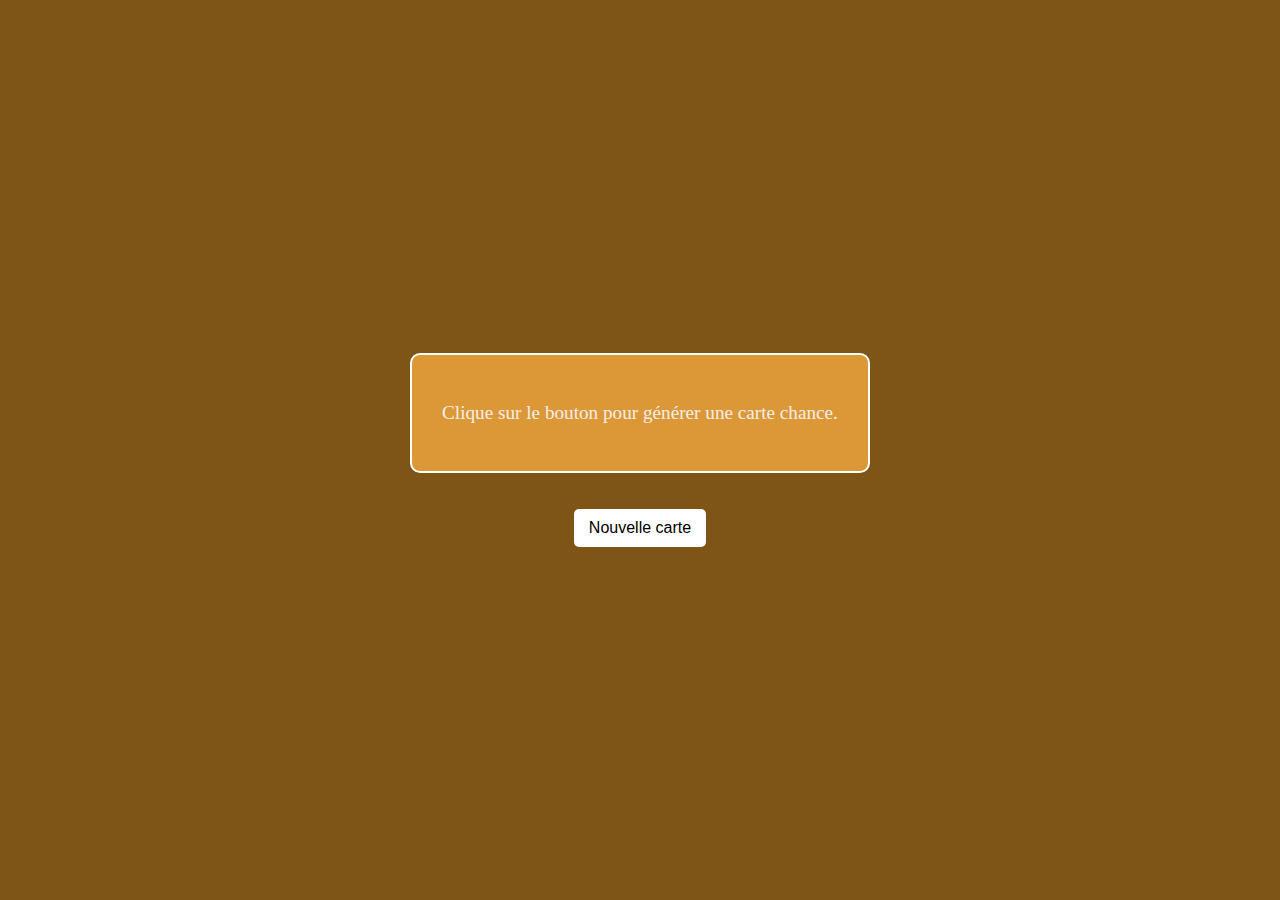
<file: carteschances.html>
<!DOCTYPE html>
<html lang="fr">
<head>
    <meta charset="UTF-8">
    <meta name="viewport" content="width=device-width, initial-scale=1.0">
    <title>Générateur de cartes Chance</title>
    <link rel="stylesheet" href="styles.css">
</head>
<body class="centered-page">
<div class="card" id="card">Clique sur le bouton pour générer une carte chance.</div>
<button onclick="generateCard()">Nouvelle carte</button>

<script>
const cards = [
"Günaydın! – Dis une salutation adaptée à un moment de la journée (günaydın, iyi akşamlar…).",
"Kaç para? – Demande le prix d’un objet imaginaire et réponds en lires.",
"Bu kitap mı? – Pose une question fermée avec mı / mi / mu / mü.",
"Şu renk ne? – Qualifie la couleur de l’objet désigné par un autre joueur.",
"Burası neresi? – Traduis le lieu suggéré par un joueur.",
"Kendini tanıt! – Présente-toi (ad/isim, yaş, uyruk, meslek, dil).",
"Soğuk / sıcak – Cherche la définition de ces deux mots.",
"Kaç / ne kadar?” – Pose une question avec “kaç” et une question avec “ne kadar”, le sens doit être différent.",
"Merhaba – Écoute l’autre joueur qui se présente.",
"Un joueur éternue : fais-lui des vœux adaptés.",
"Comment on dit “salle de réunion” ?",
"O nerede?” – Localise une pièce ou un objet de ta maison avec nerede et un démonstratif de lieu.",
"Un joueur est malade : souhaite-lui bon rétablissement.",
"Var mı, yok mu? – Demande à un joueur s’il y a quelque chose.",
"Yükselmek / düşmek – Cherche la définition de ces deux mots.",
"Demande l'heure.",
"Quel heure est-il ?",
"Jeu de rôle : réserve une table au restaurant en indiquant une date et une heure précise.",
"Souhaite bonne chance à un joueur.",
"Des collègues travaillent : souhaite-leur bon courage.",
"Bu ne? – Un joueur montre un objet : réponds-lui.",
"Un ami entre chez toi : souhaite-lui la bienvenue.",
"Que veut dire “giriş” ?",
"Hangi gün? – Dis une date complète (jour, mois, saison).",
"Traduis deux phrases que tu dis souvent au travail.",
"Les collègues vont manger : souhaite-leur bon appétit.",
"Remercie un joueur et vérifie qu’il réponde correctement.",
"Hızlı / yavaş – Cherche la définition de ces deux mots.",
"Interpelle un joueur poliment (excusez-moi).",
"Utilise une expression pas encore utilisée aujourd'hui.",
"Bu kim? – Présente un collègue imaginaire ou une célébrité en donnant son métier et sa nationalité.",
"Evde ne var? – Dis deux objets qu’il y a dans ta maison, et un qu’il n’y a pas.",
"Masada ne var? – Localise un objet sur la table et décris-le avec sa couleur.",
"Benim kalemim nerede? – Pose une question avec un suffixe possessif.",
"Kimde? – Demande à qui appartient un objet.",
"Bunlar ne? – Parle de plusieurs objets en utilisant le pluriel.",
"Şu oda hangi renk? – Dis la couleur d’une pièce de ta maison.",
"Bugün hava nasıl? – Décris la météo du jour avec un adjectif.",
"Bu sayı nedir? – Dis un nombre au hasard et fais le répéter au joueur suivant.",
"Kaçıncı gün? – Donne un nombre ordinal (premier, deuxième…)",
"Bu ay ne? – Dis le mois actuel et la saison correspondante.",
"İş yerinde ne var? – Cites deux choses qu’on trouve dans une entreprise.",
"Lütfen – Interpelle un joueur avec politesse et fais une demande simple.",
"Şu masa mı yoksa bu masa mı? – Pose une question de choix.",
"Bugün hangi gün? – Donne la date complète d’aujourd’hui.",
"Nereden geliyorsun? – Dis ton pays d’origine.",
"Telefon çalıyor! – Réponds comme si tu étais au téléphone : « buyurun » ou « efendim ».",
"Bir kahve ister misin? – Joue un dialogue court de politesse.",
"Bir hata yap! – Dis une phrase et corrige-toi avec humour.",
"Bir menüde ne var? – Énumère deux plats ou boissons d’un menu turc.",
"Bir masa ayırmak istiyorum – Réserve une table au restaurant (date et nombre de personnes).",
"Kontrol – Cites un document qu’on demande lors d’un contrôle de police.",
"Anlamadım – Dis poliment que tu n’as pas compris.",
"Demande à un joueur s’il parle turc.",
"Dis « avant » et « après » dans une phrase avec deux dates.",
"Fiyat yüksek mi, düşük mü? – Compare deux prix.",
"Bugün kim yok? – Dis qu’une personne est absente.",
"Exprime une émotion avec un adjectif (mutlu, yorgun, etc.).",
"Dis trois couleurs différentes à la suite.",
"Montre un objet et dis à qui il appartient.",
"Dis « il y a » et « il n’y a pas » dans deux phrases distinctes.",
"Fais une phrase où tu dis où tu habites.",
"Fais une mini présentation de ton entreprise (nom, type, activité).",
"Exprime ton souhait pour la journée à voix haute (isterim).",
];

function generateCard() {
    const index = Math.floor(Math.random() * cards.length);
    document.getElementById("card").innerText = cards[index];
}
</script>
</body>
</html>
</file>
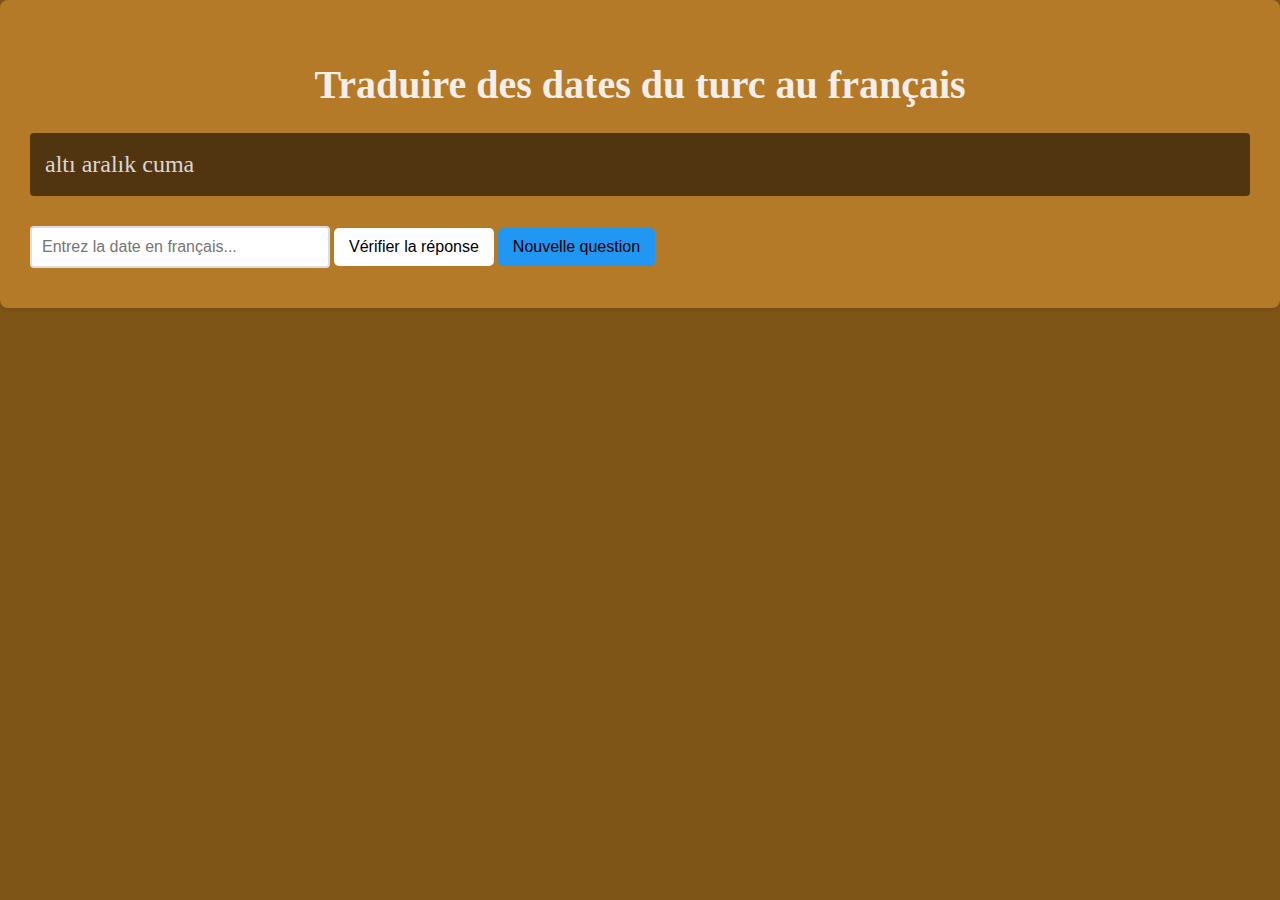
<file: datestrad-frtotr.html>
<!DOCTYPE html>
<html lang="en">
<head>
    <meta charset="UTF-8">
    <meta name="viewport" content="width=device-width, initial-scale=1.0">
    <title>Générateur de dates à traduire</title>
    <link rel="stylesheet" href="styles.css">
    <style>
        * { box-sizing: border-box; }
        button:hover { background-color: #45a049; }
        .feedback {
            margin-top: 15px;
            padding: 10px;
            border-radius: 4px;
            display: none;
        }
        .correct {
            background-color: #d4edda;
            color: #155724;
            display: block;
        }
        .incorrect {
            background-color: #f8d7da;
            color: #721c24;
            display: block;
        }
    </style>
</head>
<body>
    <div class="container">
        <h1>Traduire des dates du turc au français</h1>
        <div class="question" id="question"></div>
        <input type="text" id="answer" placeholder="Entrez la date en français...">
        <button onclick="checkAnswer()">Vérifier la réponse</button>
        <div class="feedback" id="feedback"></div>
        <button onclick="newQuestion()" style="margin-top: 10px; background-color: #2196F3;">Nouvelle question</button>
    </div>

    <script>
        const turkishNumbers = {
            1: 'bir', 2: 'iki', 3: 'üç', 4: 'dört', 5: 'beş', 6: 'altı',
            7: 'yedi', 8: 'sekiz', 9: 'dokuz', 10: 'on', 11: 'on bir',
            12: 'on iki', 13: 'on üç', 14: 'on dört', 15: 'on beş',
            16: 'on altı', 17: 'on yedi', 18: 'on sekiz', 19: 'on dokuz',
            20: 'yirmi', 21: 'yirmi bir', 22: 'yirmi iki', 23: 'yirmi üç',
            24: 'yirmi dört', 25: 'yirmi beş', 26: 'yirmi altı', 27: 'yirmi yedi',
            28: 'yirmi sekiz', 29: 'yirmi dokuz', 30: 'otuz', 31: 'otuz bir'
        };

        const turkishMonths = {
            1: 'ocak', 2: 'şubat', 3: 'mart', 4: 'nisan', 5: 'mayıs', 6: 'haziran',
            7: 'temmuz', 8: 'ağustos', 9: 'eylül', 10: 'ekim', 11: 'kasım', 12: 'aralık'
        };

        const turkishDays = {
            7: 'pazar', 1: 'pazartesi', 2: 'salı', 3: 'çarşamba',
            4: 'perşembe', 5: 'cuma', 6: 'cumartesi'
        };

        const frenchMonths = {
            1: 'janvier', 2: 'février', 3: 'mars', 4: 'avril', 5: 'mai', 6: 'juin',
            7: 'juillet', 8: 'août', 9: 'septembre', 10: 'octobre', 11: 'novembre', 12: 'décembre'
        };

        const frenchDays = {
            7: 'dimanche', 1: 'lundi', 2: 'mardi', 3: 'mercredi',
            4: 'jeudi', 5: 'vendredi', 6: 'samedi'
        };

        let currentAnswer = '';

        function generateQuestion() {
            const month = Math.floor(Math.random() * 12) + 1;
            const maxDays = new Date(2024, month, 0).getDate(); // jours dans le mois
            const day = Math.floor(Math.random() * maxDays) + 1;
            const date = new Date(2024, month - 1, day);
            const dayOfWeek = date.getDay();

            // Vérifier que les clés existent dans les dictionnaires
            if (!turkishNumbers[day] || !turkishMonths[month] || !turkishDays[dayOfWeek] || !frenchMonths[month] || !frenchDays[dayOfWeek]) {
                return generateQuestion(); // réessayer si une clé manque
            }

            const turkishQuestion = `${turkishNumbers[day]} ${turkishMonths[month]} ${turkishDays[dayOfWeek]}`;
            const frenchAnswer = `${frenchDays[dayOfWeek]} ${day} ${frenchMonths[month]}`;

            return { turkishQuestion, frenchAnswer };
        }

        function newQuestion() {
            const { turkishQuestion, frenchAnswer } = generateQuestion();
            document.getElementById('question').textContent = turkishQuestion;
            currentAnswer = frenchAnswer.toLowerCase();
            document.getElementById('answer').value = '';
            document.getElementById('feedback').textContent = '';
            document.getElementById('feedback').className = 'feedback';
        }

      function checkAnswer() {
    const userAnswer = document.getElementById('answer').value.toLowerCase().trim();
    const feedback = document.getElementById('feedback');

    // Découper la réponse correcte
    const correctParts = currentAnswer.split(" "); 
    const correctDay = correctParts[0];   // jour de la semaine
    const correctNumber = correctParts[1]; // jour du mois
    const correctMonth = correctParts[2]; // mois

    // Vérifier si chaque élément apparaît dans la réponse utilisateur
    const isCorrect =
        userAnswer.includes(correctDay) &&
        userAnswer.includes(correctNumber) &&
        userAnswer.includes(correctMonth);

    if (isCorrect) {
        feedback.textContent = '✓ Correct !';
        feedback.className = 'feedback correct';
    } else {
        feedback.textContent = `✗ Incorrect ! `;
        feedback.className = 'feedback incorrect';
    }
}

        newQuestion();
    </script>
</body>
</html>
</file>
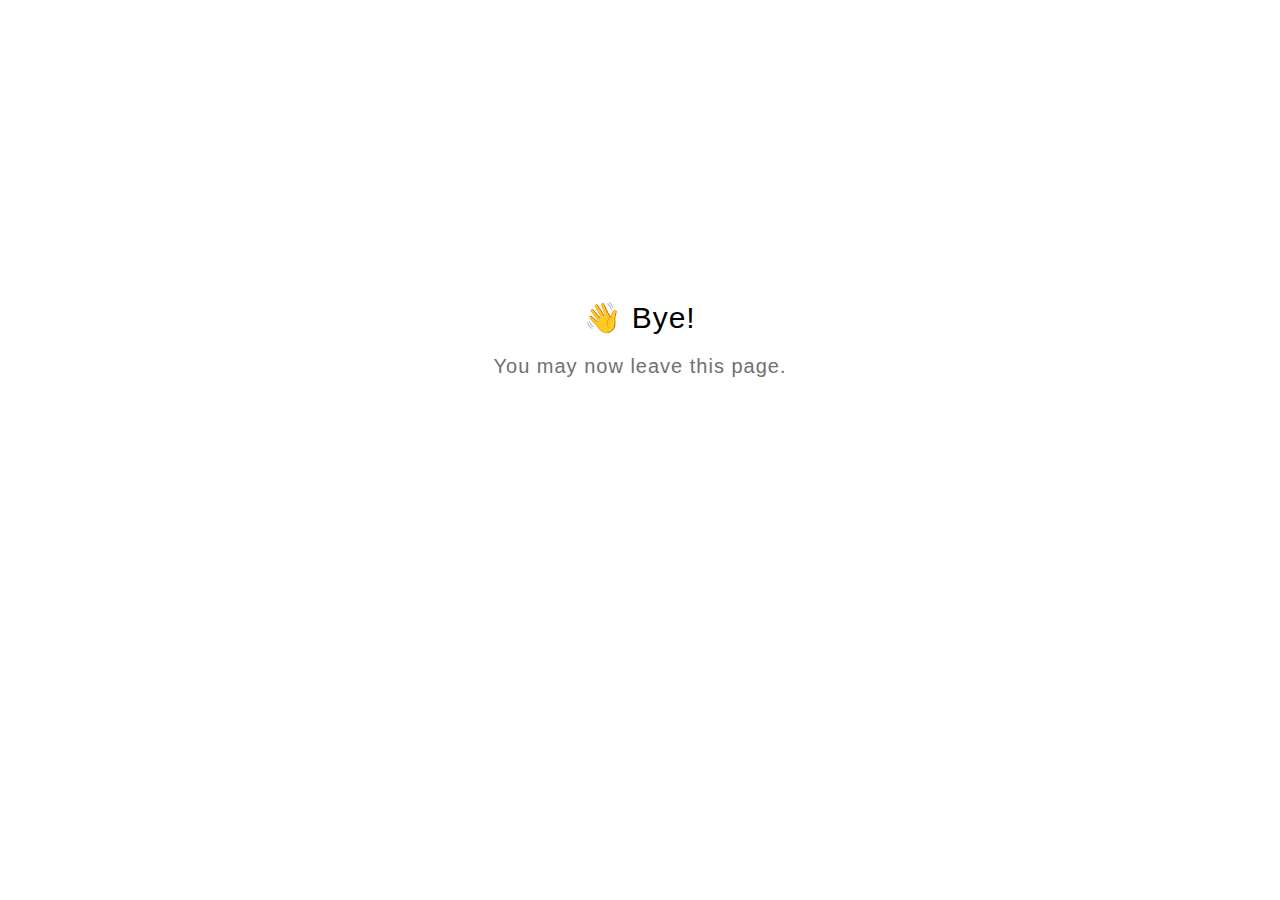
<file: goodbye.html>
<!DOCTYPE html>
<html lang="en">
  <head>
    <title>Goodbye</title>
    <meta charset="utf-8" lang="en">
    <style>
      html {
        font-size: 20px;
        font-family: 'lato', sans-serif;
        font-weight: lighter;
        letter-spacing: 0.05rem;
      }

      .goodbye-container {
        text-align: center;
        margin-top: 15rem;
      }

      .bye-message {
        font-size: 1.5rem;
      }

      .exit-text {
        color: #707070;
        margin-top: 1rem;
      }
    </style>
  </head>
  <body>
    <div class="goodbye-container">
      <div class="bye-message">👋 Bye!</div>
      <div class="exit-text">You may now leave this page.</div>
    </div>
  </body>
</html>
</file>
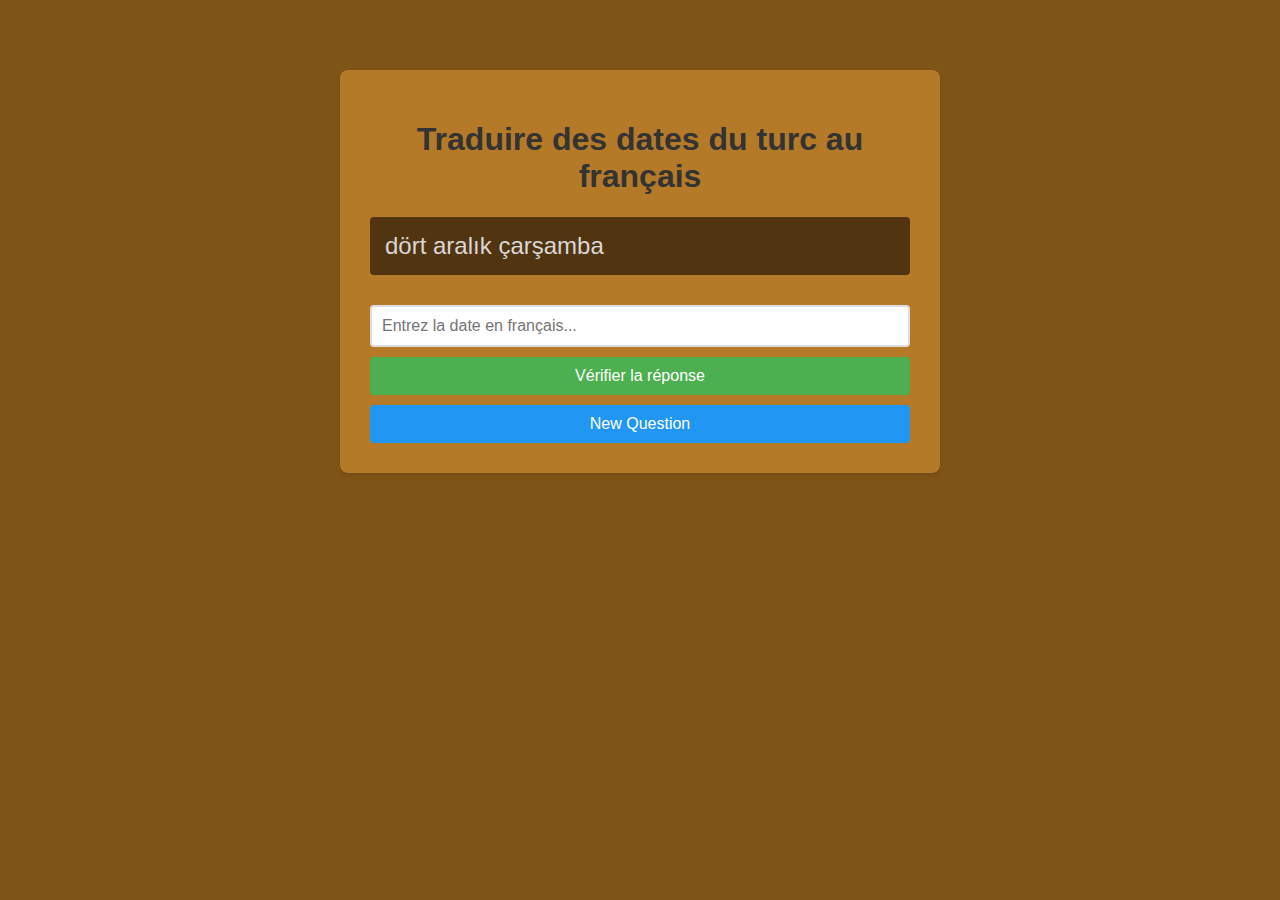
<file: index8.html>
<!DOCTYPE html>
<html lang="en">
<head>
    <meta charset="UTF-8">
    <meta name="viewport" content="width=device-width, initial-scale=1.0">
    <title>Générateur de dates à traduire</title>
    <style>
        body {
            font-family: Arial, sans-serif;
            max-width: 600px;
            margin: 50px auto;
            padding: 20px;
            background-color: #7f5417;
        }
        .container {
            background-color: #b57a27;
            padding: 30px;
            border-radius: 8px;
            box-shadow: 0 2px 4px rgba(0,0,0,0.1);
        }
        h1 {
            text-align: center;
            color: #333;
        }
        .question {
            font-size: 24px;
            color: #dbd6d6;
            margin: 20px 0;
            padding: 15px;
            background-color: #503510;
            border-radius: 4px;
        }
        input {
            width: 100%;
            padding: 10px;
            font-size: 16px;
            margin: 10px 0;
            border: 2px solid #ddd;
            border-radius: 4px;
            box-sizing: border-box;
        }
        button {
            width: 100%;
            padding: 10px;
            font-size: 16px;
            background-color: #4CAF50;
            color: white;
            border: none;
            border-radius: 4px;
            cursor: pointer;
            box-sizing: border-box;
        }
        button:hover {
            background-color: #45a049;
        }
        .feedback {
            margin-top: 15px;
            padding: 10px;
            border-radius: 4px;
            display: none;
        }
        .correct {
            background-color: #d4edda;
            color: #155724;
            display: block;
        }
        .incorrect {
            background-color: #f8d7da;
            color: #721c24;
            display: block;
        }
    </style>
</head>
<body>
    <div class="container">
        <h1>Traduire des dates du turc au français</h1>
        <div class="question" id="question"></div>
        <input type="text" id="answer" placeholder="Entrez la date en français...">
        <button onclick="checkAnswer()">Vérifier la réponse</button>
        <div class="feedback" id="feedback"></div>
        <button onclick="newQuestion()" style="margin-top: 10px; background-color: #2196F3;">New Question</button>
    </div>

    <script>
        const turkishNumbers = {
            1: 'bir', 2: 'iki', 3: 'üç', 4: 'dört', 5: 'beş', 6: 'altı',
            7: 'yedi', 8: 'sekiz', 9: 'dokuz', 10: 'on', 11: 'on bir',
            12: 'on iki', 13: 'on üç', 14: 'on dört', 15: 'on beş',
            16: 'on altı', 17: 'on yedi', 18: 'on sekiz', 19: 'on dokuz',
            20: 'yirmi', 21: 'yirmi bir', 22: 'yirmi iki', 23: 'yirmi üç',
            24: 'yirmi dört', 25: 'yirmi beş', 26: 'yirmi altı', 27: 'yirmi yedi',
            28: 'yirmi sekiz', 29: 'yirmi dokuz', 30: 'otuz', 31: 'otuz bir'
        };

        const turkishMonths = {
            1: 'ocak', 2: 'şubat', 3: 'mart', 4: 'nisan', 5: 'mayıs', 6: 'haziran',
            7: 'temmuz', 8: 'ağustos', 9: 'eylül', 10: 'ekim', 11: 'kasım', 12: 'aralık'
        };

        const turkishDays = {
            7: 'pazar', 1: 'pazartesi', 2: 'salı', 3: 'çarşamba',
            4: 'perşembe', 5: 'cuma', 6: 'cumartesi'
        };

        const frenchMonths = {
            1: 'janvier', 2: 'février', 3: 'mars', 4: 'avril', 5: 'mai', 6: 'juin',
            7: 'juillet', 8: 'août', 9: 'septembre', 10: 'octobre', 11: 'novembre', 12: 'décembre'
        };

        const frenchDays = {
            7: 'dimanche', 1: 'lundi', 2: 'mardi', 3: 'mercredi',
            4: 'jeudi', 5: 'vendredi', 6: 'samedi'
        };

        let currentAnswer = '';

        function generateQuestion() {
            const month = Math.floor(Math.random() * 12) + 1;
            const maxDays = new Date(2024, month, 0).getDate(); // jours dans le mois
            const day = Math.floor(Math.random() * maxDays) + 1;
            const date = new Date(2024, month - 1, day);
            const dayOfWeek = date.getDay();

            // Vérifier que les clés existent dans les dictionnaires
            if (!turkishNumbers[day] || !turkishMonths[month] || !turkishDays[dayOfWeek] || !frenchMonths[month] || !frenchDays[dayOfWeek]) {
                return generateQuestion(); // réessayer si une clé manque
            }

            const turkishQuestion = `${turkishNumbers[day]} ${turkishMonths[month]} ${turkishDays[dayOfWeek]}`;
            const frenchAnswer = `${frenchDays[dayOfWeek]} ${day} ${frenchMonths[month]}`;

            return { turkishQuestion, frenchAnswer };
        }

        function newQuestion() {
            const { turkishQuestion, frenchAnswer } = generateQuestion();
            document.getElementById('question').textContent = turkishQuestion;
            currentAnswer = frenchAnswer.toLowerCase();
            document.getElementById('answer').value = '';
            document.getElementById('feedback').textContent = '';
            document.getElementById('feedback').className = 'feedback';
        }

        function checkAnswer() {
            const userAnswer = document.getElementById('answer').value.toLowerCase().trim();
            const feedback = document.getElementById('feedback');

            if (userAnswer === currentAnswer) {
                feedback.textContent = '✓ Correct!';
                feedback.className = 'feedback correct';
            } else {
                feedback.textContent = `✗ Incorrect! `;
                feedback.className = 'feedback incorrect';
            }
        }

        newQuestion();
    </script>
</body>
</html>
</file>
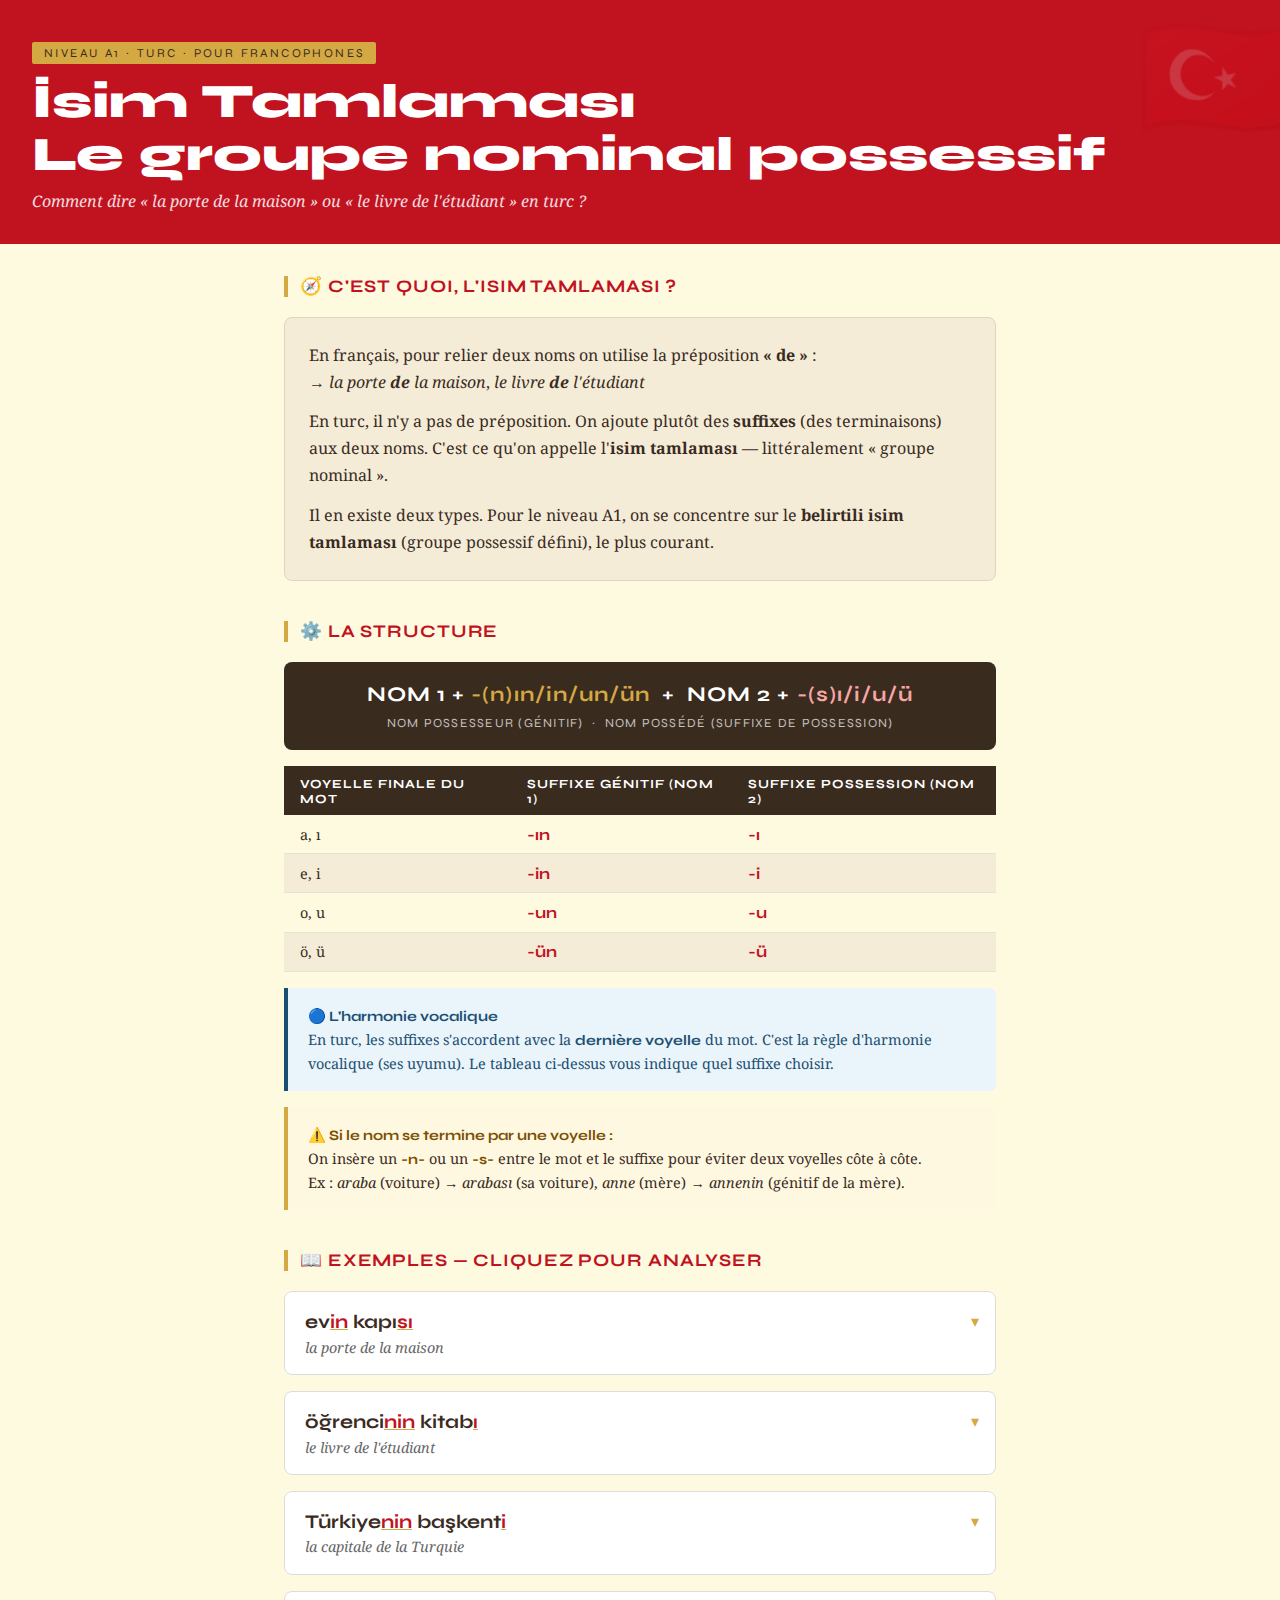
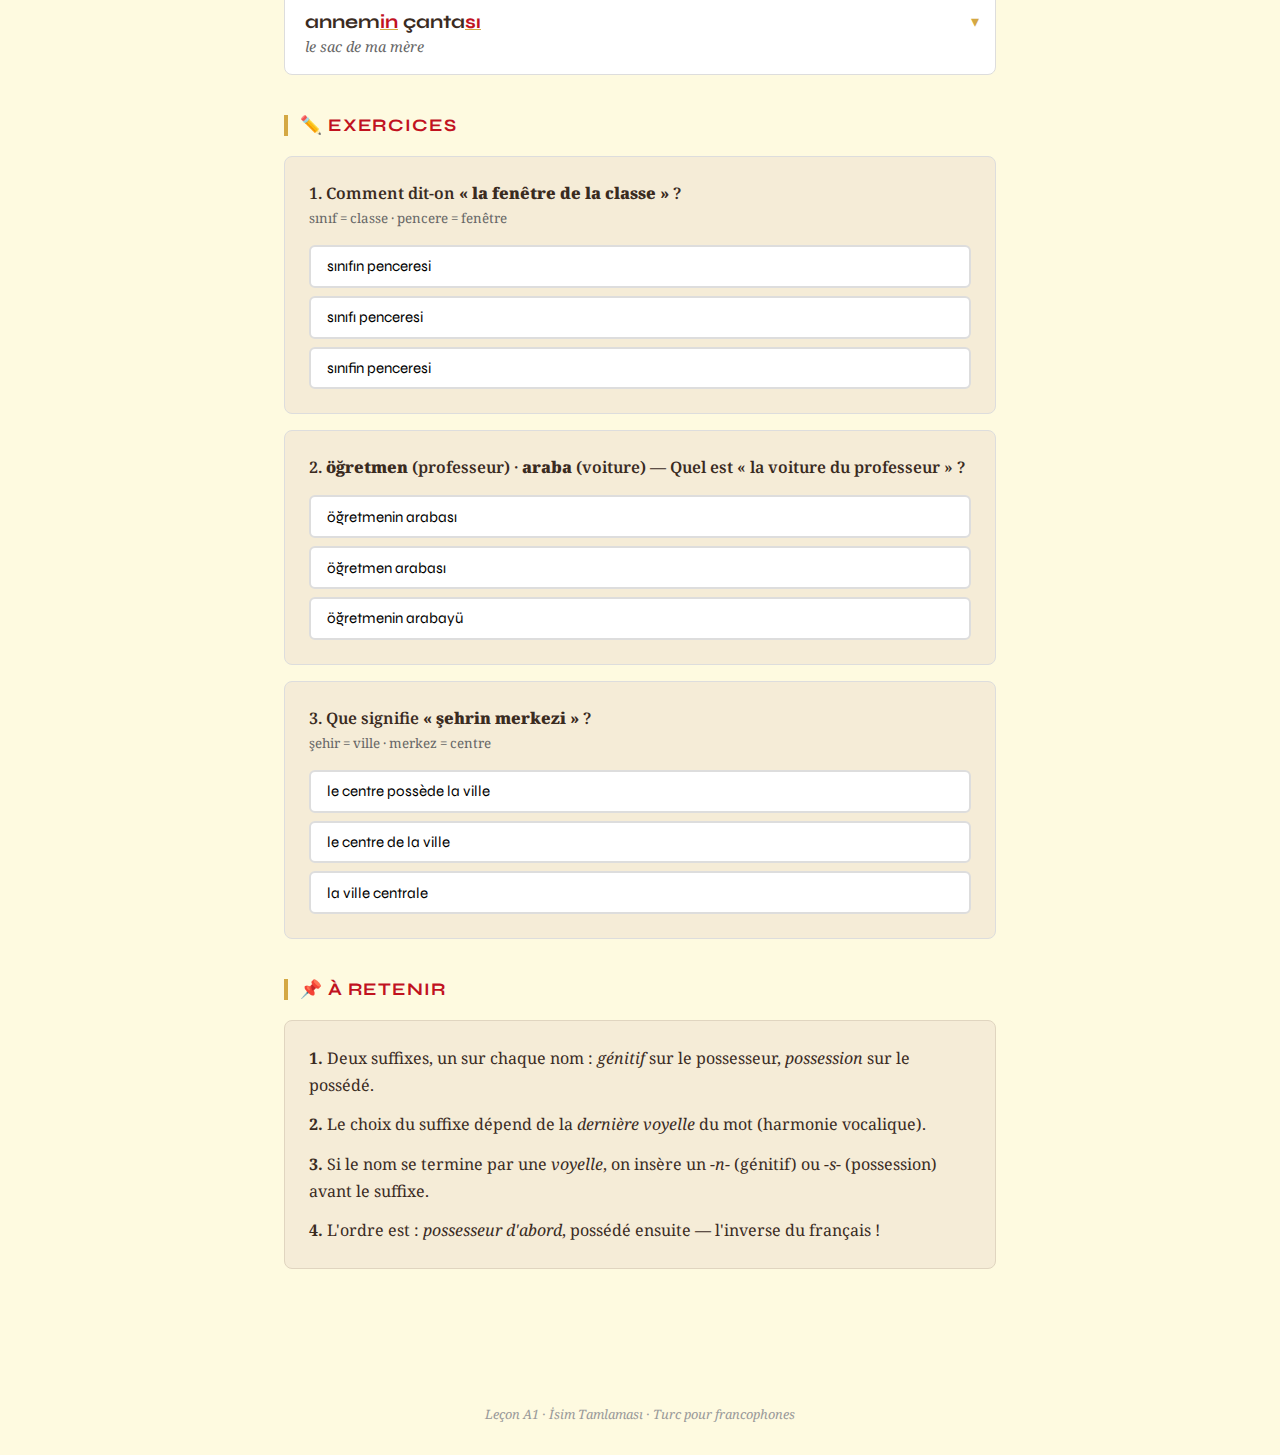
<file: isim-tamlamasi.html>
<!DOCTYPE html>
<html lang="fr">
<head>
<meta charset="UTF-8">
<meta name="viewport" content="width=device-width, initial-scale=1.0">
<title>İsim Tamlaması — Leçon A1</title>
<link href="https://fonts.googleapis.com/css2?family=Syne:wght@400;700;800&family=Noto+Serif:ital,wght@0,400;0,600;1,400&display=swap" rel="stylesheet">
<style>
  :root {
    --rouge: #C1121F;
    --blanc: #FEFAE0;
    --creme: #F5ECD7;
    --brun: #3A2B1F;
    --or: #D4A843;
    --bleu: #1B4F72;
  }
  * { margin: 0; padding: 0; box-sizing: border-box; }
  
  body {
    background: var(--blanc);
    color: var(--brun);
    font-family: 'Noto Serif', serif;
    min-height: 100vh;
  }

  header {
    background: var(--rouge);
    color: white;
    padding: 2.5rem 2rem 2rem;
    position: relative;
    overflow: hidden;
  }
  header::before {
    content: '🇹🇷';
    font-size: 8rem;
    position: absolute;
    right: -1rem;
    top: -1rem;
    opacity: 0.15;
  }
  .niveau { 
    font-family: 'Syne', sans-serif;
    font-size: 0.75rem;
    letter-spacing: 0.2em;
    text-transform: uppercase;
    background: var(--or);
    color: var(--brun);
    display: inline-block;
    padding: 0.25rem 0.75rem;
    border-radius: 2px;
    margin-bottom: 0.75rem;
  }
  header h1 {
    font-family: 'Syne', sans-serif;
    font-size: clamp(1.8rem, 5vw, 3rem);
    font-weight: 800;
    line-height: 1.1;
  }
  header p {
    margin-top: 0.5rem;
    opacity: 0.85;
    font-style: italic;
  }

  main { max-width: 760px; margin: 0 auto; padding: 2rem 1.5rem 4rem; }

  /* SECTIONS */
  section { margin-bottom: 2.5rem; }
  
  .section-title {
    font-family: 'Syne', sans-serif;
    font-weight: 700;
    font-size: 1.1rem;
    letter-spacing: 0.05em;
    text-transform: uppercase;
    color: var(--rouge);
    border-left: 4px solid var(--or);
    padding-left: 0.75rem;
    margin-bottom: 1.25rem;
  }

  /* CONCEPT BOX */
  .concept {
    background: var(--creme);
    border: 1px solid #e0d5c0;
    border-radius: 8px;
    padding: 1.5rem;
    margin-bottom: 1.25rem;
  }
  .concept p { line-height: 1.7; margin-bottom: 0.75rem; }
  .concept p:last-child { margin-bottom: 0; }

  /* FORMULA */
  .formule {
    background: var(--brun);
    color: white;
    border-radius: 8px;
    padding: 1.25rem 1.5rem;
    margin: 1rem 0;
    font-family: 'Syne', sans-serif;
    text-align: center;
  }
  .formule .eq {
    font-size: 1.3rem;
    font-weight: 700;
    letter-spacing: 0.05em;
    margin-bottom: 0.5rem;
  }
  .formule .legende {
    font-size: 0.78rem;
    opacity: 0.7;
    letter-spacing: 0.1em;
    text-transform: uppercase;
  }

  /* EXEMPLE CARDS */
  .exemples-grid {
    display: grid;
    gap: 1rem;
  }
  .ex-card {
    background: white;
    border: 1px solid #ddd;
    border-radius: 8px;
    padding: 1.1rem 1.25rem;
    display: flex;
    flex-direction: column;
    gap: 0.3rem;
    cursor: pointer;
    transition: transform 0.15s, box-shadow 0.15s;
    position: relative;
  }
  .ex-card:hover { transform: translateY(-2px); box-shadow: 0 4px 16px rgba(0,0,0,0.08); }
  .ex-card .turc {
    font-family: 'Syne', sans-serif;
    font-size: 1.2rem;
    font-weight: 700;
    color: var(--brun);
  }
  .ex-card .turc .suffixe {
    color: var(--rouge);
    text-decoration: underline;
    text-decoration-color: var(--or);
  }
  .ex-card .fr { color: #666; font-style: italic; font-size: 0.9rem; }
  .ex-card .analyse {
    display: none;
    margin-top: 0.5rem;
    padding-top: 0.5rem;
    border-top: 1px dashed #ddd;
    font-size: 0.82rem;
    color: var(--bleu);
    line-height: 1.5;
  }
  .ex-card.ouvert .analyse { display: block; }
  .ex-card::after {
    content: '▾';
    position: absolute;
    right: 1rem;
    top: 1.1rem;
    color: var(--or);
    font-size: 1rem;
    transition: transform 0.2s;
  }
  .ex-card.ouvert::after { transform: rotate(180deg); }

  /* SUFFIXES TABLE */
  .table-suffixes {
    width: 100%;
    border-collapse: collapse;
    font-size: 0.9rem;
  }
  .table-suffixes th {
    background: var(--brun);
    color: white;
    font-family: 'Syne', sans-serif;
    font-size: 0.78rem;
    letter-spacing: 0.08em;
    text-transform: uppercase;
    padding: 0.6rem 1rem;
    text-align: left;
  }
  .table-suffixes td {
    padding: 0.6rem 1rem;
    border-bottom: 1px solid #e8e0d0;
  }
  .table-suffixes tr:nth-child(even) td { background: var(--creme); }
  .table-suffixes .suf {
    font-family: 'Syne', sans-serif;
    font-weight: 700;
    color: var(--rouge);
    font-size: 1rem;
  }

  /* QUIZ */
  .quiz-card {
    background: var(--creme);
    border: 1px solid #ddd;
    border-radius: 8px;
    padding: 1.5rem;
    margin-bottom: 1rem;
  }
  .quiz-card .question {
    font-size: 1rem;
    font-weight: 600;
    margin-bottom: 1rem;
    line-height: 1.5;
  }
  .options {
    display: flex;
    flex-direction: column;
    gap: 0.5rem;
  }
  .opt {
    background: white;
    border: 2px solid #ddd;
    border-radius: 6px;
    padding: 0.65rem 1rem;
    font-family: 'Syne', sans-serif;
    font-size: 0.95rem;
    cursor: pointer;
    transition: all 0.15s;
    text-align: left;
  }
  .opt:hover:not(:disabled) { border-color: var(--or); background: #fffbf0; }
  .opt.correct { border-color: #2e7d32; background: #e8f5e9; color: #1b5e20; }
  .opt.faux { border-color: var(--rouge); background: #fdecea; color: #b71c1c; }
  .feedback {
    margin-top: 0.75rem;
    padding: 0.6rem 0.9rem;
    border-radius: 5px;
    font-size: 0.85rem;
    display: none;
    line-height: 1.5;
  }
  .feedback.show { display: block; }
  .feedback.ok { background: #e8f5e9; color: #1b5e20; border-left: 3px solid #2e7d32; }
  .feedback.ko { background: #fdecea; color: #b71c1c; border-left: 3px solid var(--rouge); }

  /* SCORE */
  #score-bar {
    background: var(--brun);
    color: white;
    font-family: 'Syne', sans-serif;
    border-radius: 8px;
    padding: 1rem 1.5rem;
    text-align: center;
    display: none;
    margin-top: 1rem;
    font-size: 1.1rem;
  }
  #score-bar.show { display: block; }

  /* ASTUCE */
  .astuce {
    background: #EAF4FB;
    border-left: 4px solid var(--bleu);
    border-radius: 0 6px 6px 0;
    padding: 1rem 1.25rem;
    margin: 1rem 0;
    font-size: 0.9rem;
    line-height: 1.6;
    color: var(--bleu);
  }
  .astuce strong { font-family: 'Syne', sans-serif; }

  /* PIÈGE */
  .piege {
    background: #FFF8E1;
    border-left: 4px solid var(--or);
    border-radius: 0 6px 6px 0;
    padding: 1rem 1.25rem;
    margin: 1rem 0;
    font-size: 0.9rem;
    line-height: 1.6;
  }
  .piege strong { font-family: 'Syne', sans-serif; color: #7B4F00; }

  footer {
    text-align: center;
    font-size: 0.8rem;
    color: #999;
    padding: 2rem;
    font-style: italic;
  }
</style>
</head>
<body>

<header>
  <div class="niveau">Niveau A1 · Turc · Pour francophones</div>
  <h1>İsim Tamlaması<br>Le groupe nominal possessif</h1>
  <p>Comment dire « la porte de la maison » ou « le livre de l'étudiant » en turc ?</p>
</header>

<main>

  <!-- INTRODUCTION -->
  <section>
    <div class="section-title">🧭 C'est quoi, l'isim tamlaması ?</div>
    <div class="concept">
      <p>En français, pour relier deux noms on utilise la préposition <strong>« de »</strong> :<br>
      → <em>la porte <strong>de</strong> la maison</em>, <em>le livre <strong>de</strong> l'étudiant</em></p>
      <p>En turc, il n'y a pas de préposition. On ajoute plutôt des <strong>suffixes</strong> (des terminaisons) aux deux noms. C'est ce qu'on appelle l'<strong>isim tamlaması</strong> — littéralement « groupe nominal ».</p>
      <p>Il en existe deux types. Pour le niveau A1, on se concentre sur le <strong>belirtili isim tamlaması</strong> (groupe possessif défini), le plus courant.</p>
    </div>
  </section>

  <!-- FORMULE -->
  <section>
    <div class="section-title">⚙️ La structure</div>
    <div class="formule">
      <div class="eq">NOM 1 + <span style="color:var(--or)">-(n)ın/in/un/ün</span> &nbsp;+&nbsp; NOM 2 + <span style="color:#f8a5a5">-(s)ı/i/u/ü</span></div>
      <div class="legende">Nom possesseur (génitif) &nbsp;·&nbsp; Nom possédé (suffixe de possession)</div>
    </div>

    <table class="table-suffixes">
      <thead>
        <tr><th>Voyelle finale du mot</th><th>Suffixe génitif (nom 1)</th><th>Suffixe possession (nom 2)</th></tr>
      </thead>
      <tbody>
        <tr><td>a, ı</td><td class="suf">-ın</td><td class="suf">-ı</td></tr>
        <tr><td>e, i</td><td class="suf">-in</td><td class="suf">-i</td></tr>
        <tr><td>o, u</td><td class="suf">-un</td><td class="suf">-u</td></tr>
        <tr><td>ö, ü</td><td class="suf">-ün</td><td class="suf">-ü</td></tr>
      </tbody>
    </table>

    <div class="astuce">
      <strong>🔵 L'harmonie vocalique</strong><br>
      En turc, les suffixes s'accordent avec la <strong>dernière voyelle</strong> du mot. C'est la règle d'harmonie vocalique (ses uyumu). Le tableau ci-dessus vous indique quel suffixe choisir.
    </div>

    <div class="piege">
      <strong>⚠️ Si le nom se termine par une voyelle :</strong><br>
      On insère un <strong>-n-</strong> ou un <strong>-s-</strong> entre le mot et le suffixe pour éviter deux voyelles côte à côte.<br>
      Ex : <em>araba</em> (voiture) → <em>arabası</em> (sa voiture), <em>anne</em> (mère) → <em>annenin</em> (génitif de la mère).
    </div>
  </section>

  <!-- EXEMPLES INTERACTIFS -->
  <section>
    <div class="section-title">📖 Exemples — cliquez pour analyser</div>
    <div class="exemples-grid" id="exemples">

      <div class="ex-card" onclick="toggle(this)">
        <div class="turc">ev<span class="suffixe">in</span> kapı<span class="suffixe">sı</span></div>
        <div class="fr">la porte de la maison</div>
        <div class="analyse">
          <strong>ev</strong> (maison) + <strong>-in</strong> → voyelle finale : <em>e</em> → génitif en <em>-in</em><br>
          <strong>kapı</strong> (porte) + <strong>-sı</strong> → voyelle finale : <em>ı</em> → possession en <em>-ı</em>, précédé de <em>-s-</em> car <em>kapı</em> finit par une voyelle
        </div>
      </div>

      <div class="ex-card" onclick="toggle(this)">
        <div class="turc">öğrenci<span class="suffixe">nin</span> kitab<span class="suffixe">ı</span></div>
        <div class="fr">le livre de l'étudiant</div>
        <div class="analyse">
          <strong>öğrenci</strong> (étudiant) + <strong>-nin</strong> → voyelle finale : <em>i</em> → génitif en <em>-nin</em> (avec <em>-n-</em> d'insertion)<br>
          <strong>kitap</strong> → <strong>kitab</strong>ı : la consonne finale <em>p</em> devient <em>b</em> (adoucissement), puis <em>-ı</em> (voyelle finale <em>a</em>)
        </div>
      </div>

      <div class="ex-card" onclick="toggle(this)">
        <div class="turc">Türkiye<span class="suffixe">nin</span> başkent<span class="suffixe">i</span></div>
        <div class="fr">la capitale de la Turquie</div>
        <div class="analyse">
          <strong>Türkiye</strong> + <strong>-nin</strong> → voyelle finale : <em>e</em> → génitif en <em>-nin</em> (insertion de <em>-n-</em>)<br>
          <strong>başkent</strong> (capitale) + <strong>-i</strong> → voyelle finale : <em>e</em> → possession en <em>-i</em>
        </div>
      </div>

      <div class="ex-card" onclick="toggle(this)">
        <div class="turc">annem<span class="suffixe">in</span> çanta<span class="suffixe">sı</span></div>
        <div class="fr">le sac de ma mère</div>
        <div class="analyse">
          <strong>annem</strong> (ma mère) + <strong>-in</strong> → voyelle finale : <em>e</em> → génitif en <em>-in</em><br>
          <strong>çanta</strong> (sac) + <strong>-sı</strong> → voyelle finale : <em>a</em> → possession en <em>-ı</em>, précédé de <em>-s-</em>
        </div>
      </div>

    </div>
  </section>

  <!-- QUIZ -->
  <section>
    <div class="section-title">✏️ Exercices</div>

    <div class="quiz-card">
      <div class="question">1. Comment dit-on <strong>« la fenêtre de la classe »</strong> ?<br><small style="font-weight:normal;color:#666">sınıf = classe · pencere = fenêtre</small></div>
      <div class="options">
        <button class="opt" onclick="repondre(this, true, '✅ Correct ! <em>sınıf</em> → voyelle finale <em>ı</em> → génitif <em>-ın</em> ; <em>pencere</em> → voyelle finale <em>e</em> → possession <em>-si</em> (insertion de <em>-s-</em>).')">sınıfın penceresi</button>
        <button class="opt" onclick="repondre(this, false, '❌ <em>sınıfı</em> est un suffixe de possession, pas de génitif. Le génitif de <em>sınıf</em> est <em>sınıfın</em>.')">sınıfı penceresi</button>
        <button class="opt" onclick="repondre(this, false, '❌ Attention à l\'harmonie vocalique : la voyelle finale de <em>sınıf</em> est <em>ı</em>, donc le génitif est <em>-ın</em> et non <em>-in</em>.')">sınıfin penceresi</button>
      </div>
      <div class="feedback"></div>
    </div>

    <div class="quiz-card">
      <div class="question">2. <strong>öğretmen</strong> (professeur) · <strong>araba</strong> (voiture) — Quel est « la voiture du professeur » ?</div>
      <div class="options">
        <button class="opt" onclick="repondre(this, true, '✅ Parfait ! <em>öğretmen</em> → voyelle finale <em>e</em> → génitif <em>-in</em> ; <em>araba</em> → voyelle finale <em>a</em> → possession <em>-sı</em> (avec <em>-s-</em> car <em>araba</em> finit par une voyelle).')">öğretmenin arabası</button>
        <button class="opt" onclick="repondre(this, false, '❌ Il manque le suffixe génitif sur <em>öğretmen</em>. Sans ce suffixe, il n\'y a pas de lien possessif.')">öğretmen arabası</button>
        <button class="opt" onclick="repondre(this, false, '❌ <em>-ü</em> ne correspond pas à la voyelle finale <em>a</em> de <em>araba</em>. Rappel : voyelle finale <em>a/ı</em> → suffixe <em>-ı</em>.')">öğretmenin arabayü</button>
      </div>
      <div class="feedback"></div>
    </div>

    <div class="quiz-card">
      <div class="question">3. Que signifie <strong>« şehrin merkezi »</strong> ?<br><small style="font-weight:normal;color:#666">şehir = ville · merkez = centre</small></div>
      <div class="options">
        <button class="opt" onclick="repondre(this, false, '❌ C\'est l\'inverse ! <em>şehrin</em> est au génitif (possesseur = la ville), et <em>merkezi</em> est le possédé.')">le centre possède la ville</button>
        <button class="opt" onclick="repondre(this, true, '✅ Exact ! <em>şehrin</em> = génitif de <em>şehir</em> (la ville) ; <em>merkezi</em> = le centre + suffixe de possession. → le centre de la ville.')">le centre de la ville</button>
        <button class="opt" onclick="repondre(this, false, '❌ <em>merkezi</em> est bien le centre, mais la structure entière est possessive, pas adjectivale.')">la ville centrale</button>
      </div>
      <div class="feedback"></div>
    </div>

    <div id="score-bar"></div>
  </section>

  <!-- RÉSUMÉ -->
  <section>
    <div class="section-title">📌 À retenir</div>
    <div class="concept">
      <p><strong>1.</strong> Deux suffixes, un sur chaque nom : <em>génitif</em> sur le possesseur, <em>possession</em> sur le possédé.</p>
      <p><strong>2.</strong> Le choix du suffixe dépend de la <em>dernière voyelle</em> du mot (harmonie vocalique).</p>
      <p><strong>3.</strong> Si le nom se termine par une <em>voyelle</em>, on insère un <em>-n-</em> (génitif) ou <em>-s-</em> (possession) avant le suffixe.</p>
      <p><strong>4.</strong> L'ordre est : <em>possesseur d'abord</em>, possédé ensuite — l'inverse du français !</p>
    </div>
  </section>

</main>

<footer>Leçon A1 · İsim Tamlaması · Turc pour francophones</footer>

<script>
  function toggle(card) {
    card.classList.toggle('ouvert');
  }

  let bonnes = 0, total = 0;
  const quizzes = document.querySelectorAll('.quiz-card');

  function repondre(btn, estCorrect, msg) {
    const card = btn.closest('.quiz-card');
    if (card.dataset.repondu) return;
    card.dataset.repondu = '1';
    total++;

    const opts = card.querySelectorAll('.opt');
    opts.forEach(o => o.disabled = true);
    btn.classList.add(estCorrect ? 'correct' : 'faux');
    if (!estCorrect) {
      opts.forEach(o => {
        if (o !== btn && o.onclick.toString().includes('true')) o.classList.add('correct');
      });
    } else {
      bonnes++;
    }

    const fb = card.querySelector('.feedback');
    fb.innerHTML = msg;
    fb.className = 'feedback show ' + (estCorrect ? 'ok' : 'ko');

    if (total === quizzes.length) {
      const bar = document.getElementById('score-bar');
      const emoji = bonnes === 3 ? '🎉' : bonnes === 2 ? '👍' : '💪';
      bar.innerHTML = `${emoji} Score : ${bonnes} / ${total} — ${bonnes === 3 ? 'Excellent travail !' : bonnes === 2 ? 'Très bien, relisez les points manqués.' : 'Relisez la leçon et réessayez !'}`;
      bar.className = 'show';
    }
  }
</script>
</body>
</html>
</file>
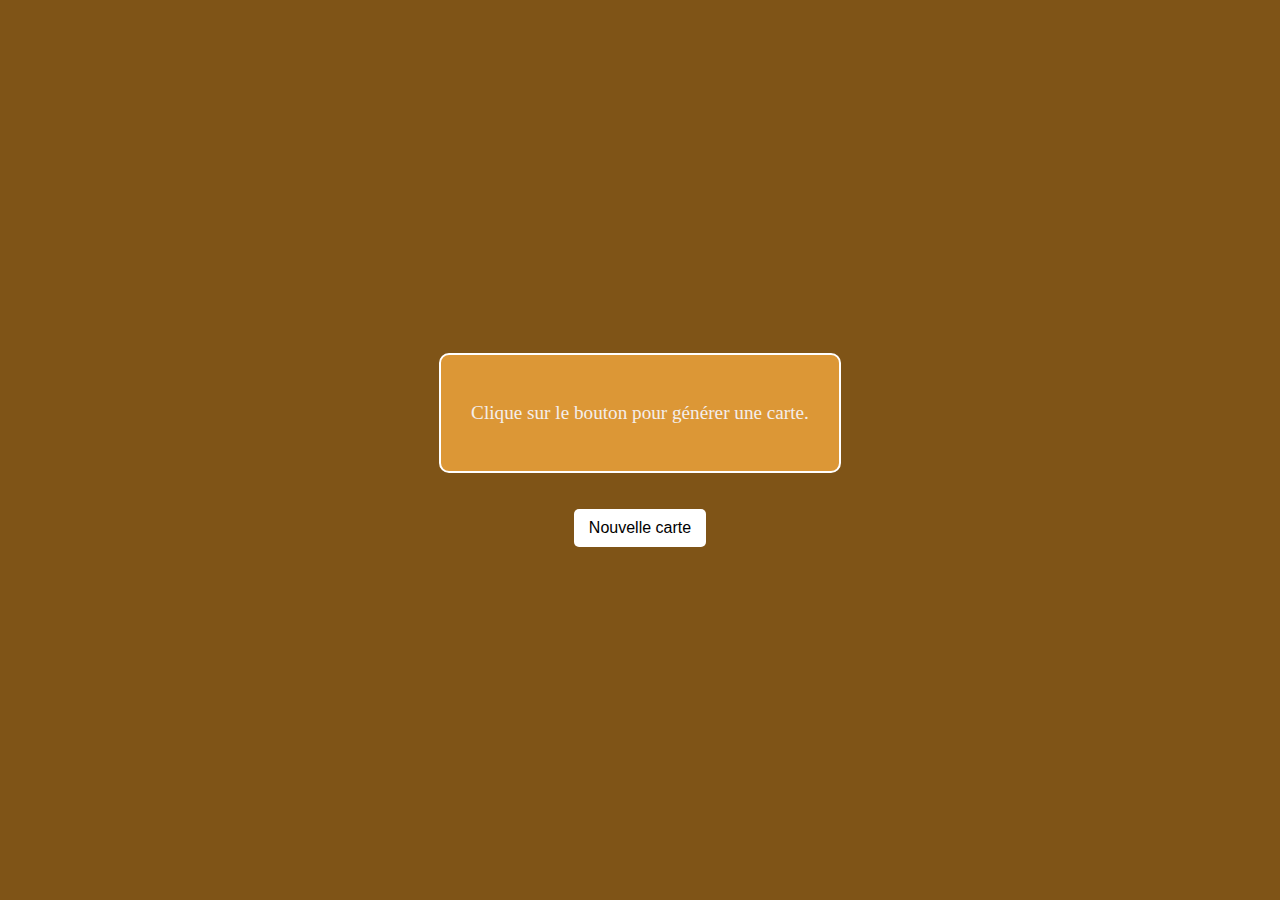
<file: phrases-son.html>
<!DOCTYPE html>
<html lang="fr">
<head>
    <meta charset="UTF-8">
    <meta name="viewport" content="width=device-width, initial-scale=1.0">
    <title>Générateur de phrases à traduire</title>
    <link rel="stylesheet" href="styles.css">
</head>
<body class="centered-page">
<div class="card" id="card">Clique sur le bouton pour générer une carte.</div>
<button onclick="generateCard()">Nouvelle carte</button>

<script>
const cards = [
"J’ai oublié mes couverts à l’hôtel.",
"Je ne connais pas cet atelier.",
"Je connais leurs dimensions : hauteur, largeur et épaisseur.",
"J’ai oublié votre stylo rouge dans mon bureau.",
"Je connais ce café.",
"J’ai oublié notre déjeuner ce matin.",
"J’ai oublié ton entretien hier, désolé.",
"Je ne sais pas (parler) turc.",
"J’ai oublié mon rendez-vous.",
"Où est ton moule bleu ?",
"Où est notre atelier ?",
"Où est son stylo vert ?",
"Où est mon bureau ?",
"Où est votre machine marron ?",
"Est-ce qu'il y a une salle de réunion libre demain ?",
"Est-ce que vous avez du thé vert ?",
"Est-ce que tu as de l'eau ?",
"Est-ce qu'il a son ordinateur dans son sac ?",
"Est-ce que nous avons une visite aujourd'hui ?",
"Quel heure est-il ?",
"Il est 15:37.",
"Il est 9:30.",
"Il est 16:55.",
"Il est 8:15.",
"Il est 13:15.",
"Mon rendez-vous est à 14:00.",
"Ton entretien est demain à 9:30.",
"Son atelier est à 16:15.",
"Mon bureau est au deuxième étage.",
"Votre réunion est dans la troisième salle de réunion.",
"Son outil est dans l'atelier orange.",
"Notre machine rouge est en stock.",
"Ton moule rose est sur la ligne de production.",
"Il n'y a pas de livraison aujourd'hui.",
"Il y a un problème sur la machine",
"Il n'y a pas de stock ce mois-ci.",
"Ton entretien n'est pas demain.",
"Votre commande n'est pas prête.",
"Quel est le prix de ce produit ?",
"Quel est le prix de cette machine ?",
"Il y a combien de stylo vert, là-bas ?",
"Il y a combien de moule violet dans l'atelier ?",
"La hauteur de la pièce est de 15 cm.",
"La largeur est de 30 cm, l'épaisseur de 4 cm.",
];

function generateCard() {
    const index = Math.floor(Math.random() * cards.length);
    document.getElementById("card").innerText = cards[index];
}
</script>
</body>
</html>
</file>
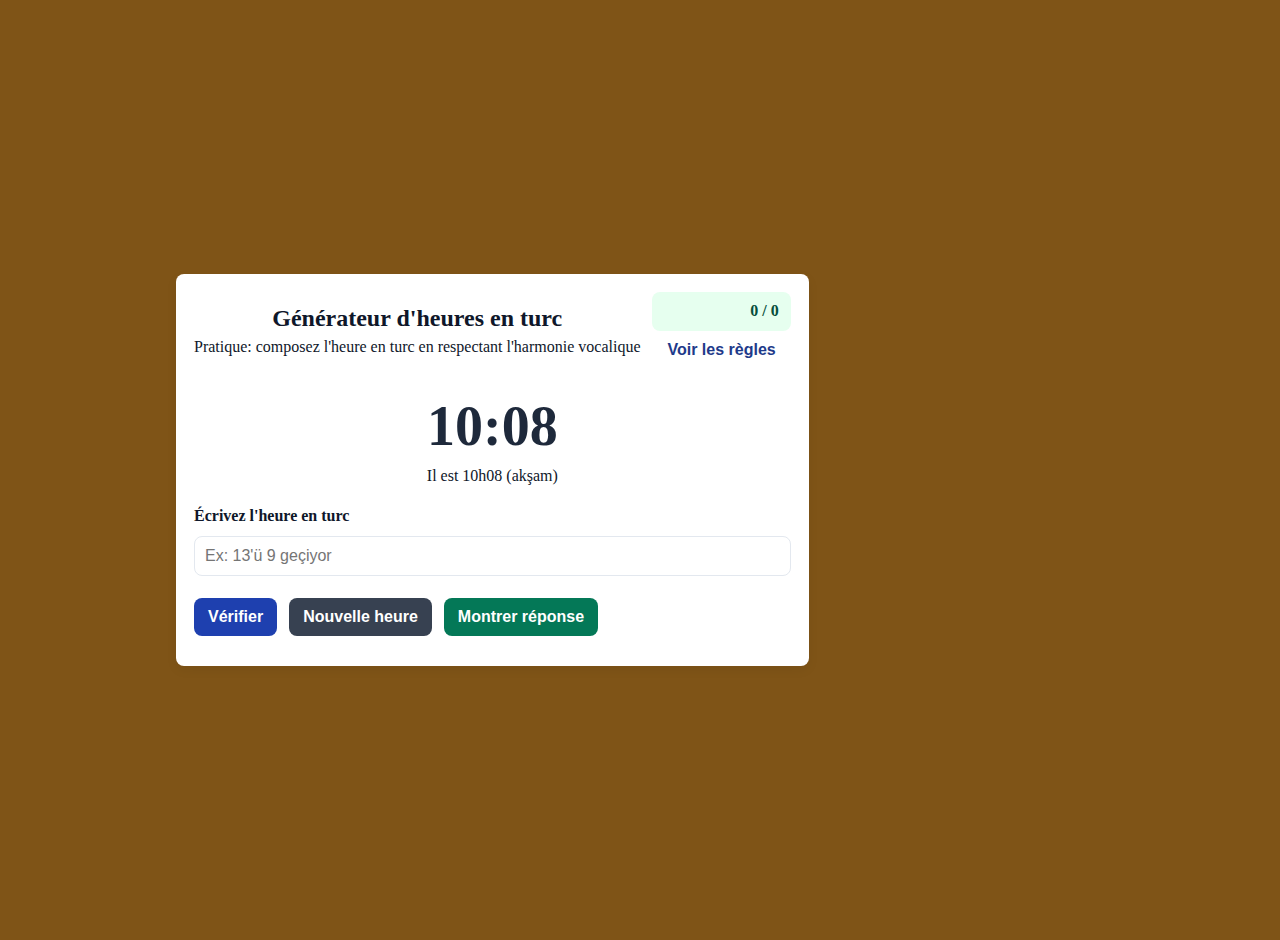
<file: saat.html>
<!DOCTYPE html>
<html lang="fr">
<head>
    <meta charset="utf-8">
    <meta name="viewport" content="width=device-width,initial-scale=1" />
    <title>Générateur d'heures en turc</title>
    <link rel="stylesheet" href="styles.css">
    <style>
        /* Small layout helpers to match the React example look */
        .panel { background:#fff;border-radius:8px;padding:18px;box-shadow:0 4px 12px rgba(0,0,0,0.06); }
        .header-row { display:flex;align-items:center;justify-content:space-between;gap:12px;margin-bottom:12px }
        .score-pill { background:#e6ffef;color:#064e3b;padding:8px 12px;border-radius:8px;font-weight:700 }
        .toggle-btn { background:transparent;border:0;color:#1e3a8a;cursor:pointer;font-weight:600 }
        .big-time { font-size:56px;font-weight:800;color:#1e293b }
        .muted { color:#0f172a }
        .controls { display:flex;gap:12px;margin-top:12px }
        .btn { background:#1e40af;color:#fff;padding:10px 14px;border-radius:8px;border:0;cursor:pointer; font-weight:700 }
        .btn.secondary { background:#374151 }
        .feedback { margin-top:12px }
        .explain { background:#f8fafc;border:1px solid #e6eef9;padding:10px;border-radius:8px }
    </style>
</head>
<body>
    <main style="max-width:960px;margin:20px auto;padding:16px">
        <div class="panel">
            <div class="header-row">
                <div>
                    <h1 style="margin:0;font-size:24px;color:#0f172a">Générateur d'heures en turc</h1>
                    <div class="muted">Pratique: composez l'heure en turc en respectant l'harmonie vocalique</div>
                </div>
                <div style="text-align:right">
                    <div class="score-pill" id="score">0 / 0</div>
                    <button class="toggle-btn" id="rulesToggle">Voir les règles</button>
                </div>
            </div>

            <div id="rulesPanel" style="display:none;margin-bottom:12px">
                <div class="panel" style="background:#f8fafc;border:1px solid #e6eef9">
                    <strong style="color:#0f172a">Accusatif (pour "geçiyor")</strong>
                    <div class="muted">Ajoute -ı/-i/-u/-ü selon la dernière voyelle ; insérer « y » quand le mot termine par une voyelle (ex: iki → ikiyi)</div>
                    <hr />
                    <strong style="color:#0f172a">Datif (pour "var")</strong>
                    <div class="muted">Ajoute -a/-e selon la dernière voyelle ; insérer « y » quand le mot termine par une voyelle (ex: iki → ikiye)</div>
                </div>
            </div>

            <div style="text-align:center;margin:18px 0">
                <div class="big-time" id="digitalTime">--:--</div>
                <div class="muted" id="frenchTime">--</div>
            </div>

            <div>
                <label style="color:#0f172a ; font-weight:700">Écrivez l'heure en turc</label>
                <input id="answerInput" type="text" placeholder="Ex: 13'ü 9 geçiyor" style="width:100%;padding:10px;border-radius:8px;border:1px solid #e3e8ef;margin-top:8px;font-size:16px">
            </div>

            <div class="controls">
                <button id="checkBtn" class="btn">Vérifier</button>
                <button id="newBtn" class="btn secondary">Nouvelle heure</button>
                <button id="showAnswerBtn" class="btn" style="background:#047857">Montrer réponse</button>
            </div>

            <div id="feedback" class="feedback"></div>
        </div>
    </main>

    <script>
        // State
        let current = null; // {hour, minute, period}
        let score = {correct:0, total:0};

        // Number words
        const numberToTurkish = {
            0:'sıfır',1:'bir',2:'iki',3:'üç',4:'dört',5:'beş',6:'altı',7:'yedi',8:'sekiz',9:'dokuz',10:'on',
            11:'on bir',12:'on iki',13:'on üç',14:'on dört',15:'on beş',16:'on altı',17:'on yedi',18:'on sekiz',19:'on dokuz',20:'yirmi',
            21:'yirmi bir',22:'yirmi iki',23:'yirmi üç',24:'yirmi dört',30:'otuz',40:'kırk',50:'elli'
        };

        // helpers
        function lastVowel(word) {
            if(!word) return '';
            const vowels = 'aeıioöuüAEIİOÖUÜ';
            for(let i=word.length-1;i>=0;i--) if(vowels.indexOf(word[i])!==-1) return word[i].toLowerCase();
            return '';
        }
        function endsWithVowel(word){ if(!word) return false; const last=word[word.length-1].toLowerCase(); return 'aeıioöuü'.indexOf(last)!==-1 }
        function accSuffixFor(word){ const v=lastVowel(word); let suf='ı'; if(v==='a'||v==='ı') suf='ı'; else if(v==='e'||v==='i') suf='i'; else if(v==='o'||v==='u') suf='u'; else if(v==='ö'||v==='ü') suf='ü'; return (endsWithVowel(word)?('y'+suf):suf); }
        function datSuffixFor(word){ const v=lastVowel(word); let suf='a'; if(v==='e'||v==='i'||v==='ö'||v==='ü') suf='e'; return (endsWithVowel(word)?('y'+suf):suf); }

        function generateTime(){
            const hour = Math.floor(Math.random()*12)+1; // 1..12
            const minute = Math.floor(Math.random()*60);
            const period = Math.random()>0.5? 'sabah':'akşam';
            current = {hour, minute, period};
            renderTime();
            document.getElementById('answerInput').value = '';
            document.getElementById('feedback').innerHTML = '';
        }

        function renderTime(){
            const h = current.hour; const m = current.minute;
            document.getElementById('digitalTime').textContent = `${h}:${m<10?('0'+m):m}`;
            document.getElementById('frenchTime').textContent = formatFrenchTime(h,m) + (current.period?(' ('+current.period+')'):'');
        }

        function formatFrenchTime(h,m){ if(m===0) return `Il est ${h}h pile`; if(m===15) return `Il est ${h}h et quart`; if(m===30) return `Il est ${h}h et demi`; if(m===45) return `Il est ${h+1}h moins le quart`; if(m>30) return `Il est ${h+1}h moins ${60-m}`; return `Il est ${h}h${m<10?('0'+m):m}` }

        function formatTurkishTime(hour,minute,period){
            let res='';
            if(minute===0){ res = `${numberToTurkish[hour] || hour} saat`; }
            else if(minute===30){ res = `${numberToTurkish[hour] || hour} buçuk`; }
            else if(minute===15){ res = `${numberToTurkish[hour] || hour} çeyrek`; }
            else if(minute===45){ const nh = hour===12?1:hour+1; res = `${numberToTurkish[nh] || nh} var ${numberToTurkish[60-minute]|| (60-minute)}`; }
            else if(minute<30){ const mWord = numberToTurkish[minute] || minute; const hWord = numberToTurkish[hour] || hour; const a = accSuffixFor(hWord); res = `${hWord}${a} ${mWord} geçiyor`; }
            else { const nh = hour===12?1:hour+1; const left = 60-minute; const leftWord = numberToTurkish[left]||left; const nhWord = numberToTurkish[nh]||nh; const d = datSuffixFor(nhWord); res = `${nhWord}${d} ${leftWord} var`; }
            if(period) res = `(${period}) ${res}`;
            return res;
        }

        // tolerant canonicalization
        function removeDiacritics(s){ return s.replace(/ğ/g,'g').replace(/Ğ/g,'G').replace(/ü/g,'u').replace(/Ü/g,'U').replace(/ş/g,'s').replace(/Ş/g,'S').replace(/ı/g,'i').replace(/İ/g,'I').replace(/ö/g,'o').replace(/Ö/g,'O').replace(/ç/g,'c').replace(/Ç/g,'C'); }
        function canonicalize(s){ if(!s) return ''; s = s.toLowerCase(); s = s.replace(/[.,;:!?]/g,' '); s = s.replace(/\s+/g,' ').trim(); s = removeDiacritics(s); return s; }

        // generate variants (reuse logic similar to earlier)
        function generateVariants(hour,minute){
            const variants=[];
            const hWord = numberToTurkish[hour]||hour; const nh = hour===12?1:hour+1; const nhWord = numberToTurkish[nh]||nh;
            if(minute===0){ variants.push(`${hWord} saat`, `${hour} saat`); return variants; }
            if(minute===30){ variants.push(`${hWord} buçuk`,`${hour} buçuk`); return variants; }
            if(minute===15){ variants.push(`${hWord} çeyrek`); const d = datSuffixFor(nhWord); variants.push(`${nhWord}${d} çeyrek var`); return variants; }
            if(minute<30){ const mWord = numberToTurkish[minute]||minute; const a = accSuffixFor(hWord); variants.push(`${hWord} ${mWord} geçiyor`, `${hWord}${a} ${mWord} geçiyor`, `${hour}'${a} ${minute} geçiyor`, `${hour}:${minute} geçiyor`, `${hWord}${a}${mWord} geçiyor`); return variants; }
            const left = 60-minute; const leftWord = numberToTurkish[left]||left; const d = datSuffixFor(nhWord); variants.push(`${nhWord} var ${leftWord}`, `${nhWord}${d} ${leftWord} var`, `${nhWord}'${d} ${leftWord} var`, `${nh}:${left} var`);
            return variants;
        }

        function check(){
            const raw = document.getElementById('answerInput').value || '';
            const input = canonicalize(raw);
            const variants = generateVariants(current.hour,current.minute).map(canonicalize);
            const canonicalExpected = canonicalize(formatTurkishTime(current.hour,current.minute,current.period));
            variants.push(canonicalExpected);
            if(variants.indexOf(input)!==-1){ ok(true); return; }
            for(const v of variants){ const toks = v.split(' ').filter(Boolean); if(toks.length>0 && toks.every(tok=> input.indexOf(tok)!==-1)){ ok(true); return; } }
            ok(false);
        }

        function ok(isCorrect){
            const feedback = document.getElementById('feedback');
            const correctAnswer = formatTurkishTime(current.hour,current.minute,current.period);
            const explanation = explain(current.hour,current.minute);
            score.total += 1; if(isCorrect) score.correct +=1;
            document.getElementById('score').textContent = `${score.correct} / ${score.total}`;
            if(isCorrect){ feedback.innerHTML = `<div style="background:#ecfdf5;border:1px solid #bbf7d0;padding:12px;border-radius:8px"><strong style="color:#065f46">✓ Correct</strong><div style="margin-top:8px" class="explain">${explanation}</div></div>`; }
            else{ feedback.innerHTML = `<div style="background:#fff1f2;border:1px solid #f8c6cb;padding:12px;border-radius:8px"><strong style="color:#991b1b">✗ Incorrect</strong><div style="margin-top:8px" class="explain"><div><strong>Votre réponse:</strong> ${document.getElementById('answerInput').value}</div><div style="margin-top:8px"><strong>Réponse attendue:</strong> ${correctAnswer}</div><div style="margin-top:8px">${explanation}</div></div></div>`; }
        }

        function explain(hour,minute){ if(minute===0) return `Heure pile : on dit "${numberToTurkish[hour] || hour} saat".`; if(minute===15) return `Quart d'heure : on dit "${numberToTurkish[hour]||hour} çeyrek" (ou forme avec datif sur l'heure suivante).`; if(minute===30) return `Demi : on dit "${numberToTurkish[hour]||hour} buçuk".`; if(minute===45){ const nh=hour===12?1:hour+1; return `15 minutes avant : on dit "${numberToTurkish[nh]||nh} var ${numberToTurkish[60-minute]||60-minute}" avec datif sur l'heure suivante.` } if(minute<30) return `${minute} minutes après l'heure : on utilise "geçiyor" et accusatif sur l'heure (suffixe: -${accSuffixFor(numberToTurkish[hour]||hour)}).`; const nh=hour===12?1:hour+1; return `${60-minute} minutes avant l'heure suivante : on utilise "var" et datif sur l'heure suivante (suffixe: -${datSuffixFor(numberToTurkish[nh]||nh)}).`; }

        // UI wiring
        document.getElementById('checkBtn').addEventListener('click', check);
        document.getElementById('newBtn').addEventListener('click', generateTime);
        document.getElementById('rulesToggle').addEventListener('click', ()=>{ const p=document.getElementById('rulesPanel'); p.style.display=(p.style.display==='none'?'block':'none'); document.getElementById('rulesToggle').textContent = p.style.display==='none' ? 'Voir les règles' : 'Masquer'; });
        document.getElementById('showAnswerBtn').addEventListener('click', ()=>{ const ans = formatTurkishTime(current.hour,current.minute,current.period); const fb=document.getElementById('feedback'); fb.innerHTML = `<div class="explain"><strong>Réponse:</strong> ${ans}</div>`; });
        document.getElementById('answerInput').addEventListener('keypress', function(e){ if(e.key==='Enter') check(); });

        // init
        generateTime();
    </script>
</body>
</html>
</file>
<file: styles.css>
/* Unified stylesheet for all HTML files */

/* Base styles */
* {
  box-sizing: border-box;
}

body {
  margin: 0;
  font-family: Garamond, serif;
  background: #7f5417;
  color: #f4eeeb;
  line-height: 1.4;
}

/* Page helper: centre les items au milieu de l'écran */
.centered-page, body.centered-page {
  display: flex;
  align-items: center;
  justify-content: center;
  min-height: 100vh;
  height: 100vh;
  width: 100vw;
  flex-direction: column;
  gap: 16px;
  padding: 20px;
  margin: 0;
}

/* Typography */
h1 {
  font-size: 2.5em;
  margin-bottom: 0.5em;
  text-align: center;
}

h2 {
  font-size: 2em;
}

h3 {
  font-size: 1.5em;
}

p {
  font-size: 1.5em;
}

/* Page layout: sidebar + main column */
.page {
  display: flex;
  min-height: 100vh;
  align-items: stretch;
  column-gap: 48px;
  gap: 48px;
  padding: 0;
}

/* Sidebar menu */
.menu {
  position: sticky;
  top: 0;
  width: 340px;
  height: 100vh;
  overflow: auto;
  background: #2e200c;
  border-radius: 0 8px 8px 0;
  box-shadow: 0 2px 8px #110b03;
  padding: 16px 18px;
  z-index: 999;
  color: #fff;
  overflow-y: auto;
  overflow-x: visible;
}

.menu-title {
  font-weight: bold;
  margin-bottom: 12px;
  font-size: 1em;
}

.menu-list {
  list-style-type: none;
  padding: 0;
  margin: 0;
}

.menu-list li {
  margin: 8px 0;
}

.menu-list a {
  color: #fff;
  text-decoration: none;
  transition: color 0.2s;
}

.menu-list a:hover {
  color: #1e90ff;
}

/* Main content area */
main {
  flex: 1 auto;
  min-height: 100vh;
  display: flex;
  flex-direction: column;
  justify-content: center;
  align-items: flex-start;
  padding: 40px 32px;
  background: transparent;
  overflow: visible;
}

/* Tooltip styles */
.has-tooltip {
  position: relative;
  cursor: help;
}

.has-tooltip::after {
  content: attr(data-tooltip);
  position: absolute;
  left: 100%;
  top: 0;
  transform: translateY(8px);
  margin-left: 12px;
  white-space: nowrap;
  background: #5e3e11;
  color: #fff;
  padding: 6px 8px;
  border-radius: 4px;
  font-size: 0.9em;
  opacity: 0;
  pointer-events: none;
  transition: opacity 0.12s, transform 0.12s;
  z-index: 1000;
}

.has-tooltip:hover::after,
.has-tooltip.show-tooltip::after {
  opacity: 1;
  transform: translateY(0);
  pointer-events: auto;
}

/* Buttons */
button {
  padding: 10px 15px;
  font-size: 1em;
  border: none;
  border-radius: 5px;
  cursor: pointer;
  background-color: #fff;
  color: #000;
  transition: 0.3s;
}

button:hover {
  background-color: #888;
  color: #fff;
}

button.clear {
  background: #e2e8f0;
  color: #111;
}

button.clear:hover {
  background: #cbd5e0;
}

/* Container styles */
.container {
  background-color: #b57a27;
  padding: 30px;
  border-radius: 8px;
  box-shadow: 0 2px 4px rgba(0, 0, 0, 0.1);
}

.card {
  background-color: #dc9736;
  border: 2px solid #fff;
  border-radius: 10px;
  padding: 30px;
  max-width: 600px;
  text-align: center;
  font-size: 1.2em;
  margin-bottom: 20px;
  min-height: 120px;
  display: flex;
  align-items: center;
  justify-content: center;
}

/* Form inputs */
input {
  width: 100%;
  padding: 10px;
  font-size: 16px;
  margin: 10px 0;
  border: 2px solid #ddd;
  border-radius: 4px;
  box-sizing: border-box;
}

/* Question/instruction blocks */
.question {
  font-size: 24px;
  color: #dbd6d6;
  margin: 20px 0;
  padding: 15px;
  background-color: #503510;
  border-radius: 4px;
}

.instructions {
  background: #fff;
  border-left: 4px solid #2b6cb0;
  padding: 10px;
  margin-bottom: 12px;
  text-align: center;
}

/* Ensure readable text on light backgrounds */
.instructions, #rules, .drop, .drop.filled {
  color: #0f172a;
}

/* Grid layout */
.grid {
  display: grid;
  grid-template-columns: 2fr 1fr;
  gap: 20px;
}

.panel {
  background: #fff;
  padding: 12px;
  border-radius: 8px;
  box-shadow: 0 1px 0 rgba(0, 0, 0, 0.04);
  color: #0f172a;
}

/* Flexbox utilities */
.flex {
  display: flex;
  gap: 8px;
  align-items: center;
  justify-content: center;
  flex-wrap: wrap;
}

/* Text utilities */
.small {
  font-size: 13px;
  color: #0f172a;
}

.hint {
  font-size: 13px;
  color: #0f172a;
}

.ok {
  color: green;
  font-weight: 700;
}

.bad {
  color: #c53030;
  font-weight: 700;
}

/* Drag and drop styles */
.pill {
  background: #eef2ff;
  border: 1px solid #d6defe;
  padding: 6px 8px;
  border-radius: 6px;
  cursor: grab;
  user-select: none;
}

.pill:active {
  cursor: grabbing;
}

.drop {
  min-width: 110px;
  height: 36px;
  border: 2px dashed #cbd5e1;
  border-radius: 6px;
  padding: 4px;
  display: flex;
  align-items: center;
  justify-content: center;
  background: #fbfdff;
  position: relative;
}

.drop.filled {
  border-style: solid;
  background: #e6fffa;
}

/* Pool and suffix sections */
.pool {
  display: flex;
  flex-wrap: wrap;
  gap: 8px;
  justify-content: center;
}

.suffix-section {
  margin-bottom: 15px;
}

.suffix-section h3 {
  margin: 0 0 5px 0;
  font-size: 14px;
  text-align: center;
  color: #0f172a;
}

.phrase-section {
  margin-bottom: 20px;
  text-align: center;
  color: navy;
}

#phrase {
  font-size: 24px;
  font-weight: bold;
}

#person {
  font-size: 18px;
  margin-bottom: 10px;
  font-weight: bold;
  text-align: center;
  color: #2b6cb0;
}

.targets {
  display: flex;
  gap: 6px;
  margin-bottom: 20px;
  justify-content: center;
  flex-wrap: wrap;
  color: #0f172a;
}

#result {
  margin-top: 10px;
  font-weight: 700;
  text-align: center;
  font-size: 18px;
}

/* Rules/footer sections */
#rules {
  display: none;
  background: #fff;
  border: 1px solid #ddd;
  padding: 20px;
  margin: 20px auto;
  max-width: 600px;
  border-radius: 8px;
  text-align: left;
}

#rules h3 {
  margin-top: 0;
}

.row {
  display: flex;
  align-items: center;
  gap: 10px;
  padding: 8px 0;
  border-bottom: 1px solid #eee;
}

footer {
  margin-top: 14px;
  font-size: 13px;
  color: #0f172a;
  text-align: center;
}

/* Clock styles */
.clock {
  width: 250px;
  height: 250px;
  border: 5px solid #fff;
  border-radius: 50%;
  background: #dc9736;
  position: relative;
  margin: 30px auto;
  box-shadow: 0 4px 12px rgba(0, 0, 0, 0.3);
}

.clock::after {
  content: '';
  position: absolute;
  width: 12px;
  height: 12px;
  background: #fff;
  border-radius: 50%;
  top: 50%;
  left: 50%;
  transform: translate(-50%, -50%);
  z-index: 10;
}

.hand {
  position: absolute;
  bottom: 50%;
  left: 50%;
  transform-origin: bottom center;
  background: #fff;
  border-radius: 10px;
}

.hour-hand {
  width: 6px;
  height: 80px;
  margin-left: -3px;
}

.minute-hand {
  width: 4px;
  height: 100px;
  margin-left: -2px;
}

.second-hand {
  width: 2px;
  height: 110px;
  margin-left: -1px;
  background: #ff6b6b;
}

.time-display {
  font-size: 1.8em;
  font-weight: bold;
  text-align: center;
  margin: 20px;
  color: #fff;
  background: #503510;
  padding: 15px;
  border-radius: 8px;
  min-width: 200px;
}

 .turkish-time {
  font-size: 1.5em;
  text-align: center;
  margin: 20px;
  color: #dbd6d6;
  background: #503510;
  padding: 15px;
  border-radius: 8px;
  min-width: 300px;
  display: none; /* hide textual Turkish time on the page; used only for answer-checking */
 }

.button-group {
  display: flex;
  gap: 15px;
  justify-content: center;
  flex-wrap: wrap;
  margin: 20px;
}

.answer-box {
  margin: 20px;
  text-align: center;
}

input[type="text"] {
  width: 300px;
  max-width: 100%;
  padding: 10px;
  font-size: 1em;
  margin: 10px 0;
}

.result {
  margin-top: 15px;
  font-weight: bold;
  font-size: 1.2em;
}

.correct {
  color: #6ec76e;
}

.incorrect {
  color: #ff6b6b;
}

/* Responsive design */
@media (max-width: 900px) {
  .page {
    flex-direction: column;
  }

  .menu {
    position: relative;
    width: 100%;
    height: auto;
    border-radius: 0;
    box-shadow: none;
  }

  main {
    padding-top: 20px;
    align-items: center;
  }
}

@media (max-width: 768px) {
  .grid {
    grid-template-columns: 1fr;
  }

  h1 {
    font-size: 1.8em;
  }

  p {
    font-size: 1.2em;
  }

  .card {
    max-width: 100%;
  }

  .container {
    padding: 15px;
  }
}

/* Exercise styles for suffixes-personnels.html */
.exercise { max-width: 720px; margin: 0 auto; background: rgba(255,255,255,0.02); padding: 14px; border-radius: 8px; }
.exercise-list { padding-left: 18px; }
.exercise-item { padding: 10px 8px; margin: 6px 0; border-radius: 6px; }
.exercise-item input.translation-input { margin-left: 12px; width: 60%; max-width: 420px; display: inline-block; }
.exercise-item .small { color: #0f172a; }
</file>
<file: rise-turcproindus/lib/icomoon.css>
@font-face {
	font-family: 'icomoon';
	src:  url('fonts/icomoon.ttf') format('truetype'),
				url('fonts/icomoon.woff') format('woff');
	font-weight: normal;
	font-style: normal;
}

[class^="icon-"], [class*=" icon-"] {
	/* use !important to prevent issues with browser extensions that change fonts */
	font-family: 'icomoon' !important;
	speak: none;
	font-style: normal;
	font-weight: normal;
	font-variant: normal;
	text-transform: none;
	line-height: 1;

	/* Better Font Rendering =========== */
	-webkit-font-smoothing: antialiased;
	-moz-osx-font-smoothing: grayscale;
}

.icon-edit-author-name:before {
	content: "\e976";
}
.icon-lock:before {
	content: "\e977";
}
.icon-checkmark-valid:before {
	content: "\e95d";
}
.icon-close-media-panel:before {
	content: "\e95e";
}
.icon-trash4:before {
	content: "\e95f";
}
.icon-x-invalid-url:before {
	content: "\e960";
}
.icon-attach2:before {
	content: "\e961";
}
.icon-bold:before {
	content: "\e962";
}
.icon-fontcolor:before {
	content: "\e963";
}
.icon-fontsize:before {
	content: "\e964";
}
.icon-italic:before {
	content: "\e965";
}
.icon-link:before {
	content: "\e966";
}
.icon-orderedlist:before {
	content: "\e967";
}
.icon-quote:before {
	content: "\e968";
}
.icon-unorderedlist:before {
	content: "\e969";
}
.icon-feedback:before {
	content: "\e910";
}
.icon-review:before {
	content: "\e911";
}
.icon-customizable:before {
	content: "\e908";
}
.icon-design:before {
	content: "\e909";
}
.icon-interactions:before {
	content: "\e90a";
}
.icon-questions:before {
	content: "\e90b";
}
.icon-scenarios2:before {
	content: "\e90c";
}
.icon-slides:before {
	content: "\e90d";
}
.icon-desktop:before {
	content: "\e902";
}
.icon-expressions:before {
	content: "\e903";
}
.icon-poses:before {
	content: "\e904";
}
.icon-retina:before {
	content: "\e905";
}
.icon-scenarios:before {
	content: "\e906";
}
.icon-transparency:before {
	content: "\e907";
}
.icon-Master-01:before {
	content: "\e934";
}
.icon-Master-02:before {
	content: "\e93a";
}
.icon-Master-03:before {
	content: "\e939";
}
.icon-Master-04:before {
	content: "\e936";
}
.icon-Master-05:before {
	content: "\e93b";
}
.icon-Master-06:before {
	content: "\e935";
}
.icon-Master-07:before {
	content: "\e937";
}
.icon-Master-08:before {
	content: "\e938";
}
.icon-Master-09:before {
	content: "\e922";
}
.icon-Master-10:before {
	content: "\e926";
}
.icon-Master-11:before {
	content: "\e924";
}
.icon-Master-12:before {
	content: "\e928";
}
.icon-Master-13:before {
	content: "\e923";
}
.icon-Master-14:before {
	content: "\e925";
}
.icon-Master-15:before {
	content: "\e929";
}
.icon-Master-16:before {
	content: "\e927";
}
.icon-Master-17:before {
	content: "\e92b";
}
.icon-Master-18:before {
	content: "\e92c";
}
.icon-Master-19:before {
	content: "\e92d";
}
.icon-Master-20:before {
	content: "\e92e";
}
.icon-Master-21:before {
	content: "\e92f";
}
.icon-Master-22:before {
	content: "\e930";
}
.icon-Master-23:before {
	content: "\e931";
}
.icon-Master-24:before {
	content: "\e932";
}
.icon-Master-25:before {
	content: "\e933";
}
.icon-Master-26:before {
	content: "\e92a";
}
.icon-check-circle:before {
	content: "\e803";
}
.icon-trash:before {
	content: "\e804";
}
.icon-rotation:before {
	content: "\e91a";
}
.icon-vector:before {
	content: "\e91b";
}
.icon-mute:before {
	content: "\e90e";
}
.icon-volume:before {
	content: "\e90f";
}
.icon-logo:before {
	content: "\e805";
}
.icon-share:before {
	content: "\e801";
}
.icon-sorting:before {
	content: "\e91c";
}
.icon-more:before {
	content: "\e91d";
}
.icon-copy:before {
	content: "\e951";
}
.icon-clock:before {
	content: "\e915";
}
.icon-quotes-left:before {
	content: "\e918";
}
.icon-list-numbered:before {
	content: "\e916";
}
.icon-list2:before {
	content: "\e917";
}
.icon-plus:before {
	content: "\e60a";
}
.icon-info:before {
	content: "\e974";
}
.icon-cross:before {
	content: "\e913";
}
.icon-checkmark:before {
	content: "\e975";
}
.icon-arrow-up2:before {
	content: "\e959";
}
.icon-arrow-down2:before {
	content: "\e95a";
}
.icon-sort-alpha-asc:before {
	content: "\e912";
}
.icon-rtf:before {
	content: "\e94b";
}
.icon-doc:before {
	content: "\e94a";
}
.icon-pdf:before {
	content: "\e94c";
}
.icon-ppt:before {
	content: "\e94d";
}
.icon-file:before {
	content: "\e94e";
}
.icon-xls:before {
	content: "\e94f";
}
.icon-zip:before {
	content: "\e950";
}
.icon-file-alt:before {
	content: "\e944";
}
.icon-doc-alt:before {
	content: "\e943";
}
.icon-pdf-alt:before {
	content: "\e945";
}
.icon-ppt-alt:before {
	content: "\e946";
}
.icon-rtf-alt:before {
	content: "\e947";
}
.icon-xls-alt:before {
	content: "\e948";
}
.icon-zip-alt:before {
	content: "\e949";
}
.icon-attach:before {
	content: "\e942";
}
.icon-reload:before {
	content: "\e941";
}
.icon-trash2:before {
	content: "\e60d";
}
.icon-arrow-left:before {
	content: "\e608";
}
.icon-arrow-right:before {
	content: "\e609";
}
.icon-check-alt:before {
	content: "\e606";
}
.icon-password-view:before {
	content: "\e972";
}
.icon-password-hide:before {
	content: "\e973";
}
.icon-view-grid:before {
	content: "\e96c";
}
.icon-grid-view:before {
	content: "\e96c";
}
.icon-view-list:before {
	content: "\e96d";
}
.icon-list-view:before {
	content: "\e96d";
}
.icon-blocks:before {
	content: "\e95b";
}
.icon-list3:before {
	content: "\e95c";
}
.icon-export:before {
	content: "\e958";
}
.icon-screencast:before {
	content: "\e957";
}
.icon-cursor:before {
	content: "\e956";
}
.icon-documents:before {
	content: "\e952";
}
.icon-duplicate:before {
	content: "\e952";
}
.icon-trash3:before {
	content: "\e953";
}
.icon-Article:before {
	content: "\e93c";
}
.icon-Interaction:before {
	content: "\e93d";
}
.icon-Quiz:before {
	content: "\e93e";
}
.icon-Video:before {
	content: "\e93f";
}
.icon-trashcan:before {
	content: "\e921";
}
.icon-marker_style:before {
	content: "\e920";
}
.icon-photo:before {
	content: "\e91f";
}
.icon-microphone:before {
	content: "\e91e";
}
.icon-plus2:before {
	content: "\e800";
}
.icon-processing:before {
	content: "\e607";
}
.icon-menu:before {
	content: "\e602";
}
.icon-headset:before {
	content: "\e603";
}
.icon-list:before {
	content: "\e604";
}
.icon-video:before {
	content: "\e605";
}
.icon-mail:before {
	content: "\e954";
}
.icon-remove:before {
	content: "\e955";
}
.icon-up-level-2:before {
	content: "\e96e";
}
.icon-up-level-list-2:before {
	content: "\e96f";
}
.icon-plus-circle:before {
	content: "\e802";
}
.icon-up-level:before {
	content: "\e970";
}
.icon-up-level-list:before {
	content: "\e971";
}
.icon-eye:before {
	content: "\e96b";
}
.icon-tick:before {
	content: "\e900";
}
.icon-check:before {
	content: "\e901";
}
.icon-link-alt:before {
	content: "\e919";
}
.icon-chevron-down:before {
	content: "\e60b";
}
.icon-chevron-up:before {
	content: "\e60c";
}
.icon-chevron-left:before {
	content: "\e600";
}
.icon-chevron:before {
	content: "\e601";
}
.icon-chevron-right:before {
	content: "\e601";
}
.icon-close-small:before {
	content: "\e940";
}
.icon-pie-chart:before {
	content: "\e914";
}
.icon-alert:before {
	content: "\e96a";
}
</file>
<file: turc-pro-i-premiers-pas-raw-klWIRAw0/content/lib/icomoon.css>
@font-face {
	font-family: 'icomoon';
	src:  url('fonts/icomoon.ttf') format('truetype'),
				url('fonts/icomoon.woff') format('woff');
	font-weight: normal;
	font-style: normal;
}

[class^="icon-"], [class*=" icon-"] {
	/* use !important to prevent issues with browser extensions that change fonts */
	font-family: 'icomoon' !important;
	speak: none;
	font-style: normal;
	font-weight: normal;
	font-variant: normal;
	text-transform: none;
	line-height: 1;

	/* Better Font Rendering =========== */
	-webkit-font-smoothing: antialiased;
	-moz-osx-font-smoothing: grayscale;
}

.icon-edit-author-name:before {
	content: "\e976";
}
.icon-lock:before {
	content: "\e977";
}
.icon-checkmark-valid:before {
	content: "\e95d";
}
.icon-close-media-panel:before {
	content: "\e95e";
}
.icon-trash4:before {
	content: "\e95f";
}
.icon-x-invalid-url:before {
	content: "\e960";
}
.icon-attach2:before {
	content: "\e961";
}
.icon-bold:before {
	content: "\e962";
}
.icon-fontcolor:before {
	content: "\e963";
}
.icon-fontsize:before {
	content: "\e964";
}
.icon-italic:before {
	content: "\e965";
}
.icon-link:before {
	content: "\e966";
}
.icon-orderedlist:before {
	content: "\e967";
}
.icon-quote:before {
	content: "\e968";
}
.icon-unorderedlist:before {
	content: "\e969";
}
.icon-feedback:before {
	content: "\e910";
}
.icon-review:before {
	content: "\e911";
}
.icon-customizable:before {
	content: "\e908";
}
.icon-design:before {
	content: "\e909";
}
.icon-interactions:before {
	content: "\e90a";
}
.icon-questions:before {
	content: "\e90b";
}
.icon-scenarios2:before {
	content: "\e90c";
}
.icon-slides:before {
	content: "\e90d";
}
.icon-desktop:before {
	content: "\e902";
}
.icon-expressions:before {
	content: "\e903";
}
.icon-poses:before {
	content: "\e904";
}
.icon-retina:before {
	content: "\e905";
}
.icon-scenarios:before {
	content: "\e906";
}
.icon-transparency:before {
	content: "\e907";
}
.icon-Master-01:before {
	content: "\e934";
}
.icon-Master-02:before {
	content: "\e93a";
}
.icon-Master-03:before {
	content: "\e939";
}
.icon-Master-04:before {
	content: "\e936";
}
.icon-Master-05:before {
	content: "\e93b";
}
.icon-Master-06:before {
	content: "\e935";
}
.icon-Master-07:before {
	content: "\e937";
}
.icon-Master-08:before {
	content: "\e938";
}
.icon-Master-09:before {
	content: "\e922";
}
.icon-Master-10:before {
	content: "\e926";
}
.icon-Master-11:before {
	content: "\e924";
}
.icon-Master-12:before {
	content: "\e928";
}
.icon-Master-13:before {
	content: "\e923";
}
.icon-Master-14:before {
	content: "\e925";
}
.icon-Master-15:before {
	content: "\e929";
}
.icon-Master-16:before {
	content: "\e927";
}
.icon-Master-17:before {
	content: "\e92b";
}
.icon-Master-18:before {
	content: "\e92c";
}
.icon-Master-19:before {
	content: "\e92d";
}
.icon-Master-20:before {
	content: "\e92e";
}
.icon-Master-21:before {
	content: "\e92f";
}
.icon-Master-22:before {
	content: "\e930";
}
.icon-Master-23:before {
	content: "\e931";
}
.icon-Master-24:before {
	content: "\e932";
}
.icon-Master-25:before {
	content: "\e933";
}
.icon-Master-26:before {
	content: "\e92a";
}
.icon-check-circle:before {
	content: "\e803";
}
.icon-trash:before {
	content: "\e804";
}
.icon-rotation:before {
	content: "\e91a";
}
.icon-vector:before {
	content: "\e91b";
}
.icon-mute:before {
	content: "\e90e";
}
.icon-volume:before {
	content: "\e90f";
}
.icon-logo:before {
	content: "\e805";
}
.icon-share:before {
	content: "\e801";
}
.icon-sorting:before {
	content: "\e91c";
}
.icon-more:before {
	content: "\e91d";
}
.icon-copy:before {
	content: "\e951";
}
.icon-clock:before {
	content: "\e915";
}
.icon-quotes-left:before {
	content: "\e918";
}
.icon-list-numbered:before {
	content: "\e916";
}
.icon-list2:before {
	content: "\e917";
}
.icon-plus:before {
	content: "\e60a";
}
.icon-info:before {
	content: "\e974";
}
.icon-cross:before {
	content: "\e913";
}
.icon-checkmark:before {
	content: "\e975";
}
.icon-arrow-up2:before {
	content: "\e959";
}
.icon-arrow-down2:before {
	content: "\e95a";
}
.icon-sort-alpha-asc:before {
	content: "\e912";
}
.icon-rtf:before {
	content: "\e94b";
}
.icon-doc:before {
	content: "\e94a";
}
.icon-pdf:before {
	content: "\e94c";
}
.icon-ppt:before {
	content: "\e94d";
}
.icon-file:before {
	content: "\e94e";
}
.icon-xls:before {
	content: "\e94f";
}
.icon-zip:before {
	content: "\e950";
}
.icon-file-alt:before {
	content: "\e944";
}
.icon-doc-alt:before {
	content: "\e943";
}
.icon-pdf-alt:before {
	content: "\e945";
}
.icon-ppt-alt:before {
	content: "\e946";
}
.icon-rtf-alt:before {
	content: "\e947";
}
.icon-xls-alt:before {
	content: "\e948";
}
.icon-zip-alt:before {
	content: "\e949";
}
.icon-attach:before {
	content: "\e942";
}
.icon-reload:before {
	content: "\e941";
}
.icon-trash2:before {
	content: "\e60d";
}
.icon-arrow-left:before {
	content: "\e608";
}
.icon-arrow-right:before {
	content: "\e609";
}
.icon-check-alt:before {
	content: "\e606";
}
.icon-password-view:before {
	content: "\e972";
}
.icon-password-hide:before {
	content: "\e973";
}
.icon-view-grid:before {
	content: "\e96c";
}
.icon-grid-view:before {
	content: "\e96c";
}
.icon-view-list:before {
	content: "\e96d";
}
.icon-list-view:before {
	content: "\e96d";
}
.icon-blocks:before {
	content: "\e95b";
}
.icon-list3:before {
	content: "\e95c";
}
.icon-export:before {
	content: "\e958";
}
.icon-screencast:before {
	content: "\e957";
}
.icon-cursor:before {
	content: "\e956";
}
.icon-documents:before {
	content: "\e952";
}
.icon-duplicate:before {
	content: "\e952";
}
.icon-trash3:before {
	content: "\e953";
}
.icon-Article:before {
	content: "\e93c";
}
.icon-Interaction:before {
	content: "\e93d";
}
.icon-Quiz:before {
	content: "\e93e";
}
.icon-Video:before {
	content: "\e93f";
}
.icon-trashcan:before {
	content: "\e921";
}
.icon-marker_style:before {
	content: "\e920";
}
.icon-photo:before {
	content: "\e91f";
}
.icon-microphone:before {
	content: "\e91e";
}
.icon-plus2:before {
	content: "\e800";
}
.icon-processing:before {
	content: "\e607";
}
.icon-menu:before {
	content: "\e602";
}
.icon-headset:before {
	content: "\e603";
}
.icon-list:before {
	content: "\e604";
}
.icon-video:before {
	content: "\e605";
}
.icon-mail:before {
	content: "\e954";
}
.icon-remove:before {
	content: "\e955";
}
.icon-up-level-2:before {
	content: "\e96e";
}
.icon-up-level-list-2:before {
	content: "\e96f";
}
.icon-plus-circle:before {
	content: "\e802";
}
.icon-up-level:before {
	content: "\e970";
}
.icon-up-level-list:before {
	content: "\e971";
}
.icon-eye:before {
	content: "\e96b";
}
.icon-tick:before {
	content: "\e900";
}
.icon-check:before {
	content: "\e901";
}
.icon-link-alt:before {
	content: "\e919";
}
.icon-chevron-down:before {
	content: "\e60b";
}
.icon-chevron-up:before {
	content: "\e60c";
}
.icon-chevron-left:before {
	content: "\e600";
}
.icon-chevron:before {
	content: "\e601";
}
.icon-chevron-right:before {
	content: "\e601";
}
.icon-close-small:before {
	content: "\e940";
}
.icon-pie-chart:before {
	content: "\e914";
}
.icon-alert:before {
	content: "\e96a";
}
</file>
<file: turc-pro-ii-grammaire-turque-pour-la-communication-quotidienne-raw-mvNhj_XP/content/lib/icomoon.css>
@font-face {
	font-family: 'icomoon';
	src:  url('fonts/icomoon.ttf') format('truetype'),
				url('fonts/icomoon.woff') format('woff');
	font-weight: normal;
	font-style: normal;
}

[class^="icon-"], [class*=" icon-"] {
	/* use !important to prevent issues with browser extensions that change fonts */
	font-family: 'icomoon' !important;
	speak: none;
	font-style: normal;
	font-weight: normal;
	font-variant: normal;
	text-transform: none;
	line-height: 1;

	/* Better Font Rendering =========== */
	-webkit-font-smoothing: antialiased;
	-moz-osx-font-smoothing: grayscale;
}

.icon-edit-author-name:before {
	content: "\e976";
}
.icon-lock:before {
	content: "\e977";
}
.icon-checkmark-valid:before {
	content: "\e95d";
}
.icon-close-media-panel:before {
	content: "\e95e";
}
.icon-trash4:before {
	content: "\e95f";
}
.icon-x-invalid-url:before {
	content: "\e960";
}
.icon-attach2:before {
	content: "\e961";
}
.icon-bold:before {
	content: "\e962";
}
.icon-fontcolor:before {
	content: "\e963";
}
.icon-fontsize:before {
	content: "\e964";
}
.icon-italic:before {
	content: "\e965";
}
.icon-link:before {
	content: "\e966";
}
.icon-orderedlist:before {
	content: "\e967";
}
.icon-quote:before {
	content: "\e968";
}
.icon-unorderedlist:before {
	content: "\e969";
}
.icon-feedback:before {
	content: "\e910";
}
.icon-review:before {
	content: "\e911";
}
.icon-customizable:before {
	content: "\e908";
}
.icon-design:before {
	content: "\e909";
}
.icon-interactions:before {
	content: "\e90a";
}
.icon-questions:before {
	content: "\e90b";
}
.icon-scenarios2:before {
	content: "\e90c";
}
.icon-slides:before {
	content: "\e90d";
}
.icon-desktop:before {
	content: "\e902";
}
.icon-expressions:before {
	content: "\e903";
}
.icon-poses:before {
	content: "\e904";
}
.icon-retina:before {
	content: "\e905";
}
.icon-scenarios:before {
	content: "\e906";
}
.icon-transparency:before {
	content: "\e907";
}
.icon-Master-01:before {
	content: "\e934";
}
.icon-Master-02:before {
	content: "\e93a";
}
.icon-Master-03:before {
	content: "\e939";
}
.icon-Master-04:before {
	content: "\e936";
}
.icon-Master-05:before {
	content: "\e93b";
}
.icon-Master-06:before {
	content: "\e935";
}
.icon-Master-07:before {
	content: "\e937";
}
.icon-Master-08:before {
	content: "\e938";
}
.icon-Master-09:before {
	content: "\e922";
}
.icon-Master-10:before {
	content: "\e926";
}
.icon-Master-11:before {
	content: "\e924";
}
.icon-Master-12:before {
	content: "\e928";
}
.icon-Master-13:before {
	content: "\e923";
}
.icon-Master-14:before {
	content: "\e925";
}
.icon-Master-15:before {
	content: "\e929";
}
.icon-Master-16:before {
	content: "\e927";
}
.icon-Master-17:before {
	content: "\e92b";
}
.icon-Master-18:before {
	content: "\e92c";
}
.icon-Master-19:before {
	content: "\e92d";
}
.icon-Master-20:before {
	content: "\e92e";
}
.icon-Master-21:before {
	content: "\e92f";
}
.icon-Master-22:before {
	content: "\e930";
}
.icon-Master-23:before {
	content: "\e931";
}
.icon-Master-24:before {
	content: "\e932";
}
.icon-Master-25:before {
	content: "\e933";
}
.icon-Master-26:before {
	content: "\e92a";
}
.icon-check-circle:before {
	content: "\e803";
}
.icon-trash:before {
	content: "\e804";
}
.icon-rotation:before {
	content: "\e91a";
}
.icon-vector:before {
	content: "\e91b";
}
.icon-mute:before {
	content: "\e90e";
}
.icon-volume:before {
	content: "\e90f";
}
.icon-logo:before {
	content: "\e805";
}
.icon-share:before {
	content: "\e801";
}
.icon-sorting:before {
	content: "\e91c";
}
.icon-more:before {
	content: "\e91d";
}
.icon-copy:before {
	content: "\e951";
}
.icon-clock:before {
	content: "\e915";
}
.icon-quotes-left:before {
	content: "\e918";
}
.icon-list-numbered:before {
	content: "\e916";
}
.icon-list2:before {
	content: "\e917";
}
.icon-plus:before {
	content: "\e60a";
}
.icon-info:before {
	content: "\e974";
}
.icon-cross:before {
	content: "\e913";
}
.icon-checkmark:before {
	content: "\e975";
}
.icon-arrow-up2:before {
	content: "\e959";
}
.icon-arrow-down2:before {
	content: "\e95a";
}
.icon-sort-alpha-asc:before {
	content: "\e912";
}
.icon-rtf:before {
	content: "\e94b";
}
.icon-doc:before {
	content: "\e94a";
}
.icon-pdf:before {
	content: "\e94c";
}
.icon-ppt:before {
	content: "\e94d";
}
.icon-file:before {
	content: "\e94e";
}
.icon-xls:before {
	content: "\e94f";
}
.icon-zip:before {
	content: "\e950";
}
.icon-file-alt:before {
	content: "\e944";
}
.icon-doc-alt:before {
	content: "\e943";
}
.icon-pdf-alt:before {
	content: "\e945";
}
.icon-ppt-alt:before {
	content: "\e946";
}
.icon-rtf-alt:before {
	content: "\e947";
}
.icon-xls-alt:before {
	content: "\e948";
}
.icon-zip-alt:before {
	content: "\e949";
}
.icon-attach:before {
	content: "\e942";
}
.icon-reload:before {
	content: "\e941";
}
.icon-trash2:before {
	content: "\e60d";
}
.icon-arrow-left:before {
	content: "\e608";
}
.icon-arrow-right:before {
	content: "\e609";
}
.icon-check-alt:before {
	content: "\e606";
}
.icon-password-view:before {
	content: "\e972";
}
.icon-password-hide:before {
	content: "\e973";
}
.icon-view-grid:before {
	content: "\e96c";
}
.icon-grid-view:before {
	content: "\e96c";
}
.icon-view-list:before {
	content: "\e96d";
}
.icon-list-view:before {
	content: "\e96d";
}
.icon-blocks:before {
	content: "\e95b";
}
.icon-list3:before {
	content: "\e95c";
}
.icon-export:before {
	content: "\e958";
}
.icon-screencast:before {
	content: "\e957";
}
.icon-cursor:before {
	content: "\e956";
}
.icon-documents:before {
	content: "\e952";
}
.icon-duplicate:before {
	content: "\e952";
}
.icon-trash3:before {
	content: "\e953";
}
.icon-Article:before {
	content: "\e93c";
}
.icon-Interaction:before {
	content: "\e93d";
}
.icon-Quiz:before {
	content: "\e93e";
}
.icon-Video:before {
	content: "\e93f";
}
.icon-trashcan:before {
	content: "\e921";
}
.icon-marker_style:before {
	content: "\e920";
}
.icon-photo:before {
	content: "\e91f";
}
.icon-microphone:before {
	content: "\e91e";
}
.icon-plus2:before {
	content: "\e800";
}
.icon-processing:before {
	content: "\e607";
}
.icon-menu:before {
	content: "\e602";
}
.icon-headset:before {
	content: "\e603";
}
.icon-list:before {
	content: "\e604";
}
.icon-video:before {
	content: "\e605";
}
.icon-mail:before {
	content: "\e954";
}
.icon-remove:before {
	content: "\e955";
}
.icon-up-level-2:before {
	content: "\e96e";
}
.icon-up-level-list-2:before {
	content: "\e96f";
}
.icon-plus-circle:before {
	content: "\e802";
}
.icon-up-level:before {
	content: "\e970";
}
.icon-up-level-list:before {
	content: "\e971";
}
.icon-eye:before {
	content: "\e96b";
}
.icon-tick:before {
	content: "\e900";
}
.icon-check:before {
	content: "\e901";
}
.icon-link-alt:before {
	content: "\e919";
}
.icon-chevron-down:before {
	content: "\e60b";
}
.icon-chevron-up:before {
	content: "\e60c";
}
.icon-chevron-left:before {
	content: "\e600";
}
.icon-chevron:before {
	content: "\e601";
}
.icon-chevron-right:before {
	content: "\e601";
}
.icon-close-small:before {
	content: "\e940";
}
.icon-pie-chart:before {
	content: "\e914";
}
.icon-alert:before {
	content: "\e96a";
}
</file>
<file: turc-pro-iii-couleurs-pieces-possession-raw-fq71E4ob/content/lib/icomoon.css>
@font-face {
	font-family: 'icomoon';
	src:  url('fonts/icomoon.ttf') format('truetype'),
				url('fonts/icomoon.woff') format('woff');
	font-weight: normal;
	font-style: normal;
}

[class^="icon-"], [class*=" icon-"] {
	/* use !important to prevent issues with browser extensions that change fonts */
	font-family: 'icomoon' !important;
	speak: none;
	font-style: normal;
	font-weight: normal;
	font-variant: normal;
	text-transform: none;
	line-height: 1;

	/* Better Font Rendering =========== */
	-webkit-font-smoothing: antialiased;
	-moz-osx-font-smoothing: grayscale;
}

.icon-edit-author-name:before {
	content: "\e976";
}
.icon-lock:before {
	content: "\e977";
}
.icon-checkmark-valid:before {
	content: "\e95d";
}
.icon-close-media-panel:before {
	content: "\e95e";
}
.icon-trash4:before {
	content: "\e95f";
}
.icon-x-invalid-url:before {
	content: "\e960";
}
.icon-attach2:before {
	content: "\e961";
}
.icon-bold:before {
	content: "\e962";
}
.icon-fontcolor:before {
	content: "\e963";
}
.icon-fontsize:before {
	content: "\e964";
}
.icon-italic:before {
	content: "\e965";
}
.icon-link:before {
	content: "\e966";
}
.icon-orderedlist:before {
	content: "\e967";
}
.icon-quote:before {
	content: "\e968";
}
.icon-unorderedlist:before {
	content: "\e969";
}
.icon-feedback:before {
	content: "\e910";
}
.icon-review:before {
	content: "\e911";
}
.icon-customizable:before {
	content: "\e908";
}
.icon-design:before {
	content: "\e909";
}
.icon-interactions:before {
	content: "\e90a";
}
.icon-questions:before {
	content: "\e90b";
}
.icon-scenarios2:before {
	content: "\e90c";
}
.icon-slides:before {
	content: "\e90d";
}
.icon-desktop:before {
	content: "\e902";
}
.icon-expressions:before {
	content: "\e903";
}
.icon-poses:before {
	content: "\e904";
}
.icon-retina:before {
	content: "\e905";
}
.icon-scenarios:before {
	content: "\e906";
}
.icon-transparency:before {
	content: "\e907";
}
.icon-Master-01:before {
	content: "\e934";
}
.icon-Master-02:before {
	content: "\e93a";
}
.icon-Master-03:before {
	content: "\e939";
}
.icon-Master-04:before {
	content: "\e936";
}
.icon-Master-05:before {
	content: "\e93b";
}
.icon-Master-06:before {
	content: "\e935";
}
.icon-Master-07:before {
	content: "\e937";
}
.icon-Master-08:before {
	content: "\e938";
}
.icon-Master-09:before {
	content: "\e922";
}
.icon-Master-10:before {
	content: "\e926";
}
.icon-Master-11:before {
	content: "\e924";
}
.icon-Master-12:before {
	content: "\e928";
}
.icon-Master-13:before {
	content: "\e923";
}
.icon-Master-14:before {
	content: "\e925";
}
.icon-Master-15:before {
	content: "\e929";
}
.icon-Master-16:before {
	content: "\e927";
}
.icon-Master-17:before {
	content: "\e92b";
}
.icon-Master-18:before {
	content: "\e92c";
}
.icon-Master-19:before {
	content: "\e92d";
}
.icon-Master-20:before {
	content: "\e92e";
}
.icon-Master-21:before {
	content: "\e92f";
}
.icon-Master-22:before {
	content: "\e930";
}
.icon-Master-23:before {
	content: "\e931";
}
.icon-Master-24:before {
	content: "\e932";
}
.icon-Master-25:before {
	content: "\e933";
}
.icon-Master-26:before {
	content: "\e92a";
}
.icon-check-circle:before {
	content: "\e803";
}
.icon-trash:before {
	content: "\e804";
}
.icon-rotation:before {
	content: "\e91a";
}
.icon-vector:before {
	content: "\e91b";
}
.icon-mute:before {
	content: "\e90e";
}
.icon-volume:before {
	content: "\e90f";
}
.icon-logo:before {
	content: "\e805";
}
.icon-share:before {
	content: "\e801";
}
.icon-sorting:before {
	content: "\e91c";
}
.icon-more:before {
	content: "\e91d";
}
.icon-copy:before {
	content: "\e951";
}
.icon-clock:before {
	content: "\e915";
}
.icon-quotes-left:before {
	content: "\e918";
}
.icon-list-numbered:before {
	content: "\e916";
}
.icon-list2:before {
	content: "\e917";
}
.icon-plus:before {
	content: "\e60a";
}
.icon-info:before {
	content: "\e974";
}
.icon-cross:before {
	content: "\e913";
}
.icon-checkmark:before {
	content: "\e975";
}
.icon-arrow-up2:before {
	content: "\e959";
}
.icon-arrow-down2:before {
	content: "\e95a";
}
.icon-sort-alpha-asc:before {
	content: "\e912";
}
.icon-rtf:before {
	content: "\e94b";
}
.icon-doc:before {
	content: "\e94a";
}
.icon-pdf:before {
	content: "\e94c";
}
.icon-ppt:before {
	content: "\e94d";
}
.icon-file:before {
	content: "\e94e";
}
.icon-xls:before {
	content: "\e94f";
}
.icon-zip:before {
	content: "\e950";
}
.icon-file-alt:before {
	content: "\e944";
}
.icon-doc-alt:before {
	content: "\e943";
}
.icon-pdf-alt:before {
	content: "\e945";
}
.icon-ppt-alt:before {
	content: "\e946";
}
.icon-rtf-alt:before {
	content: "\e947";
}
.icon-xls-alt:before {
	content: "\e948";
}
.icon-zip-alt:before {
	content: "\e949";
}
.icon-attach:before {
	content: "\e942";
}
.icon-reload:before {
	content: "\e941";
}
.icon-trash2:before {
	content: "\e60d";
}
.icon-arrow-left:before {
	content: "\e608";
}
.icon-arrow-right:before {
	content: "\e609";
}
.icon-check-alt:before {
	content: "\e606";
}
.icon-password-view:before {
	content: "\e972";
}
.icon-password-hide:before {
	content: "\e973";
}
.icon-view-grid:before {
	content: "\e96c";
}
.icon-grid-view:before {
	content: "\e96c";
}
.icon-view-list:before {
	content: "\e96d";
}
.icon-list-view:before {
	content: "\e96d";
}
.icon-blocks:before {
	content: "\e95b";
}
.icon-list3:before {
	content: "\e95c";
}
.icon-export:before {
	content: "\e958";
}
.icon-screencast:before {
	content: "\e957";
}
.icon-cursor:before {
	content: "\e956";
}
.icon-documents:before {
	content: "\e952";
}
.icon-duplicate:before {
	content: "\e952";
}
.icon-trash3:before {
	content: "\e953";
}
.icon-Article:before {
	content: "\e93c";
}
.icon-Interaction:before {
	content: "\e93d";
}
.icon-Quiz:before {
	content: "\e93e";
}
.icon-Video:before {
	content: "\e93f";
}
.icon-trashcan:before {
	content: "\e921";
}
.icon-marker_style:before {
	content: "\e920";
}
.icon-photo:before {
	content: "\e91f";
}
.icon-microphone:before {
	content: "\e91e";
}
.icon-plus2:before {
	content: "\e800";
}
.icon-processing:before {
	content: "\e607";
}
.icon-menu:before {
	content: "\e602";
}
.icon-headset:before {
	content: "\e603";
}
.icon-list:before {
	content: "\e604";
}
.icon-video:before {
	content: "\e605";
}
.icon-mail:before {
	content: "\e954";
}
.icon-remove:before {
	content: "\e955";
}
.icon-up-level-2:before {
	content: "\e96e";
}
.icon-up-level-list-2:before {
	content: "\e96f";
}
.icon-plus-circle:before {
	content: "\e802";
}
.icon-up-level:before {
	content: "\e970";
}
.icon-up-level-list:before {
	content: "\e971";
}
.icon-eye:before {
	content: "\e96b";
}
.icon-tick:before {
	content: "\e900";
}
.icon-check:before {
	content: "\e901";
}
.icon-link-alt:before {
	content: "\e919";
}
.icon-chevron-down:before {
	content: "\e60b";
}
.icon-chevron-up:before {
	content: "\e60c";
}
.icon-chevron-left:before {
	content: "\e600";
}
.icon-chevron:before {
	content: "\e601";
}
.icon-chevron-right:before {
	content: "\e601";
}
.icon-close-small:before {
	content: "\e940";
}
.icon-pie-chart:before {
	content: "\e914";
}
.icon-alert:before {
	content: "\e96a";
}
</file>
<file: turc-pro-iv-maitriser-les-nombres-couleurs-et-expressions-cles-au-travail-raw-GHACC9Df/content/lib/icomoon.css>
@font-face {
	font-family: 'icomoon';
	src:  url('fonts/icomoon.ttf') format('truetype'),
				url('fonts/icomoon.woff') format('woff');
	font-weight: normal;
	font-style: normal;
}

[class^="icon-"], [class*=" icon-"] {
	/* use !important to prevent issues with browser extensions that change fonts */
	font-family: 'icomoon' !important;
	speak: none;
	font-style: normal;
	font-weight: normal;
	font-variant: normal;
	text-transform: none;
	line-height: 1;

	/* Better Font Rendering =========== */
	-webkit-font-smoothing: antialiased;
	-moz-osx-font-smoothing: grayscale;
}

.icon-edit-author-name:before {
	content: "\e976";
}
.icon-lock:before {
	content: "\e977";
}
.icon-checkmark-valid:before {
	content: "\e95d";
}
.icon-close-media-panel:before {
	content: "\e95e";
}
.icon-trash4:before {
	content: "\e95f";
}
.icon-x-invalid-url:before {
	content: "\e960";
}
.icon-attach2:before {
	content: "\e961";
}
.icon-bold:before {
	content: "\e962";
}
.icon-fontcolor:before {
	content: "\e963";
}
.icon-fontsize:before {
	content: "\e964";
}
.icon-italic:before {
	content: "\e965";
}
.icon-link:before {
	content: "\e966";
}
.icon-orderedlist:before {
	content: "\e967";
}
.icon-quote:before {
	content: "\e968";
}
.icon-unorderedlist:before {
	content: "\e969";
}
.icon-feedback:before {
	content: "\e910";
}
.icon-review:before {
	content: "\e911";
}
.icon-customizable:before {
	content: "\e908";
}
.icon-design:before {
	content: "\e909";
}
.icon-interactions:before {
	content: "\e90a";
}
.icon-questions:before {
	content: "\e90b";
}
.icon-scenarios2:before {
	content: "\e90c";
}
.icon-slides:before {
	content: "\e90d";
}
.icon-desktop:before {
	content: "\e902";
}
.icon-expressions:before {
	content: "\e903";
}
.icon-poses:before {
	content: "\e904";
}
.icon-retina:before {
	content: "\e905";
}
.icon-scenarios:before {
	content: "\e906";
}
.icon-transparency:before {
	content: "\e907";
}
.icon-Master-01:before {
	content: "\e934";
}
.icon-Master-02:before {
	content: "\e93a";
}
.icon-Master-03:before {
	content: "\e939";
}
.icon-Master-04:before {
	content: "\e936";
}
.icon-Master-05:before {
	content: "\e93b";
}
.icon-Master-06:before {
	content: "\e935";
}
.icon-Master-07:before {
	content: "\e937";
}
.icon-Master-08:before {
	content: "\e938";
}
.icon-Master-09:before {
	content: "\e922";
}
.icon-Master-10:before {
	content: "\e926";
}
.icon-Master-11:before {
	content: "\e924";
}
.icon-Master-12:before {
	content: "\e928";
}
.icon-Master-13:before {
	content: "\e923";
}
.icon-Master-14:before {
	content: "\e925";
}
.icon-Master-15:before {
	content: "\e929";
}
.icon-Master-16:before {
	content: "\e927";
}
.icon-Master-17:before {
	content: "\e92b";
}
.icon-Master-18:before {
	content: "\e92c";
}
.icon-Master-19:before {
	content: "\e92d";
}
.icon-Master-20:before {
	content: "\e92e";
}
.icon-Master-21:before {
	content: "\e92f";
}
.icon-Master-22:before {
	content: "\e930";
}
.icon-Master-23:before {
	content: "\e931";
}
.icon-Master-24:before {
	content: "\e932";
}
.icon-Master-25:before {
	content: "\e933";
}
.icon-Master-26:before {
	content: "\e92a";
}
.icon-check-circle:before {
	content: "\e803";
}
.icon-trash:before {
	content: "\e804";
}
.icon-rotation:before {
	content: "\e91a";
}
.icon-vector:before {
	content: "\e91b";
}
.icon-mute:before {
	content: "\e90e";
}
.icon-volume:before {
	content: "\e90f";
}
.icon-logo:before {
	content: "\e805";
}
.icon-share:before {
	content: "\e801";
}
.icon-sorting:before {
	content: "\e91c";
}
.icon-more:before {
	content: "\e91d";
}
.icon-copy:before {
	content: "\e951";
}
.icon-clock:before {
	content: "\e915";
}
.icon-quotes-left:before {
	content: "\e918";
}
.icon-list-numbered:before {
	content: "\e916";
}
.icon-list2:before {
	content: "\e917";
}
.icon-plus:before {
	content: "\e60a";
}
.icon-info:before {
	content: "\e974";
}
.icon-cross:before {
	content: "\e913";
}
.icon-checkmark:before {
	content: "\e975";
}
.icon-arrow-up2:before {
	content: "\e959";
}
.icon-arrow-down2:before {
	content: "\e95a";
}
.icon-sort-alpha-asc:before {
	content: "\e912";
}
.icon-rtf:before {
	content: "\e94b";
}
.icon-doc:before {
	content: "\e94a";
}
.icon-pdf:before {
	content: "\e94c";
}
.icon-ppt:before {
	content: "\e94d";
}
.icon-file:before {
	content: "\e94e";
}
.icon-xls:before {
	content: "\e94f";
}
.icon-zip:before {
	content: "\e950";
}
.icon-file-alt:before {
	content: "\e944";
}
.icon-doc-alt:before {
	content: "\e943";
}
.icon-pdf-alt:before {
	content: "\e945";
}
.icon-ppt-alt:before {
	content: "\e946";
}
.icon-rtf-alt:before {
	content: "\e947";
}
.icon-xls-alt:before {
	content: "\e948";
}
.icon-zip-alt:before {
	content: "\e949";
}
.icon-attach:before {
	content: "\e942";
}
.icon-reload:before {
	content: "\e941";
}
.icon-trash2:before {
	content: "\e60d";
}
.icon-arrow-left:before {
	content: "\e608";
}
.icon-arrow-right:before {
	content: "\e609";
}
.icon-check-alt:before {
	content: "\e606";
}
.icon-password-view:before {
	content: "\e972";
}
.icon-password-hide:before {
	content: "\e973";
}
.icon-view-grid:before {
	content: "\e96c";
}
.icon-grid-view:before {
	content: "\e96c";
}
.icon-view-list:before {
	content: "\e96d";
}
.icon-list-view:before {
	content: "\e96d";
}
.icon-blocks:before {
	content: "\e95b";
}
.icon-list3:before {
	content: "\e95c";
}
.icon-export:before {
	content: "\e958";
}
.icon-screencast:before {
	content: "\e957";
}
.icon-cursor:before {
	content: "\e956";
}
.icon-documents:before {
	content: "\e952";
}
.icon-duplicate:before {
	content: "\e952";
}
.icon-trash3:before {
	content: "\e953";
}
.icon-Article:before {
	content: "\e93c";
}
.icon-Interaction:before {
	content: "\e93d";
}
.icon-Quiz:before {
	content: "\e93e";
}
.icon-Video:before {
	content: "\e93f";
}
.icon-trashcan:before {
	content: "\e921";
}
.icon-marker_style:before {
	content: "\e920";
}
.icon-photo:before {
	content: "\e91f";
}
.icon-microphone:before {
	content: "\e91e";
}
.icon-plus2:before {
	content: "\e800";
}
.icon-processing:before {
	content: "\e607";
}
.icon-menu:before {
	content: "\e602";
}
.icon-headset:before {
	content: "\e603";
}
.icon-list:before {
	content: "\e604";
}
.icon-video:before {
	content: "\e605";
}
.icon-mail:before {
	content: "\e954";
}
.icon-remove:before {
	content: "\e955";
}
.icon-up-level-2:before {
	content: "\e96e";
}
.icon-up-level-list-2:before {
	content: "\e96f";
}
.icon-plus-circle:before {
	content: "\e802";
}
.icon-up-level:before {
	content: "\e970";
}
.icon-up-level-list:before {
	content: "\e971";
}
.icon-eye:before {
	content: "\e96b";
}
.icon-tick:before {
	content: "\e900";
}
.icon-check:before {
	content: "\e901";
}
.icon-link-alt:before {
	content: "\e919";
}
.icon-chevron-down:before {
	content: "\e60b";
}
.icon-chevron-up:before {
	content: "\e60c";
}
.icon-chevron-left:before {
	content: "\e600";
}
.icon-chevron:before {
	content: "\e601";
}
.icon-chevron-right:before {
	content: "\e601";
}
.icon-close-small:before {
	content: "\e940";
}
.icon-pie-chart:before {
	content: "\e914";
}
.icon-alert:before {
	content: "\e96a";
}
</file>
<file: turc-pro-v-communiquer-avec-les-chiffres-raw-ut1tpXgG/content/lib/icomoon.css>
@font-face {
	font-family: 'icomoon';
	src:  url('fonts/icomoon.ttf') format('truetype'),
				url('fonts/icomoon.woff') format('woff');
	font-weight: normal;
	font-style: normal;
}

[class^="icon-"], [class*=" icon-"] {
	/* use !important to prevent issues with browser extensions that change fonts */
	font-family: 'icomoon' !important;
	speak: none;
	font-style: normal;
	font-weight: normal;
	font-variant: normal;
	text-transform: none;
	line-height: 1;

	/* Better Font Rendering =========== */
	-webkit-font-smoothing: antialiased;
	-moz-osx-font-smoothing: grayscale;
}

.icon-edit-author-name:before {
	content: "\e976";
}
.icon-lock:before {
	content: "\e977";
}
.icon-checkmark-valid:before {
	content: "\e95d";
}
.icon-close-media-panel:before {
	content: "\e95e";
}
.icon-trash4:before {
	content: "\e95f";
}
.icon-x-invalid-url:before {
	content: "\e960";
}
.icon-attach2:before {
	content: "\e961";
}
.icon-bold:before {
	content: "\e962";
}
.icon-fontcolor:before {
	content: "\e963";
}
.icon-fontsize:before {
	content: "\e964";
}
.icon-italic:before {
	content: "\e965";
}
.icon-link:before {
	content: "\e966";
}
.icon-orderedlist:before {
	content: "\e967";
}
.icon-quote:before {
	content: "\e968";
}
.icon-unorderedlist:before {
	content: "\e969";
}
.icon-feedback:before {
	content: "\e910";
}
.icon-review:before {
	content: "\e911";
}
.icon-customizable:before {
	content: "\e908";
}
.icon-design:before {
	content: "\e909";
}
.icon-interactions:before {
	content: "\e90a";
}
.icon-questions:before {
	content: "\e90b";
}
.icon-scenarios2:before {
	content: "\e90c";
}
.icon-slides:before {
	content: "\e90d";
}
.icon-desktop:before {
	content: "\e902";
}
.icon-expressions:before {
	content: "\e903";
}
.icon-poses:before {
	content: "\e904";
}
.icon-retina:before {
	content: "\e905";
}
.icon-scenarios:before {
	content: "\e906";
}
.icon-transparency:before {
	content: "\e907";
}
.icon-Master-01:before {
	content: "\e934";
}
.icon-Master-02:before {
	content: "\e93a";
}
.icon-Master-03:before {
	content: "\e939";
}
.icon-Master-04:before {
	content: "\e936";
}
.icon-Master-05:before {
	content: "\e93b";
}
.icon-Master-06:before {
	content: "\e935";
}
.icon-Master-07:before {
	content: "\e937";
}
.icon-Master-08:before {
	content: "\e938";
}
.icon-Master-09:before {
	content: "\e922";
}
.icon-Master-10:before {
	content: "\e926";
}
.icon-Master-11:before {
	content: "\e924";
}
.icon-Master-12:before {
	content: "\e928";
}
.icon-Master-13:before {
	content: "\e923";
}
.icon-Master-14:before {
	content: "\e925";
}
.icon-Master-15:before {
	content: "\e929";
}
.icon-Master-16:before {
	content: "\e927";
}
.icon-Master-17:before {
	content: "\e92b";
}
.icon-Master-18:before {
	content: "\e92c";
}
.icon-Master-19:before {
	content: "\e92d";
}
.icon-Master-20:before {
	content: "\e92e";
}
.icon-Master-21:before {
	content: "\e92f";
}
.icon-Master-22:before {
	content: "\e930";
}
.icon-Master-23:before {
	content: "\e931";
}
.icon-Master-24:before {
	content: "\e932";
}
.icon-Master-25:before {
	content: "\e933";
}
.icon-Master-26:before {
	content: "\e92a";
}
.icon-check-circle:before {
	content: "\e803";
}
.icon-trash:before {
	content: "\e804";
}
.icon-rotation:before {
	content: "\e91a";
}
.icon-vector:before {
	content: "\e91b";
}
.icon-mute:before {
	content: "\e90e";
}
.icon-volume:before {
	content: "\e90f";
}
.icon-logo:before {
	content: "\e805";
}
.icon-share:before {
	content: "\e801";
}
.icon-sorting:before {
	content: "\e91c";
}
.icon-more:before {
	content: "\e91d";
}
.icon-copy:before {
	content: "\e951";
}
.icon-clock:before {
	content: "\e915";
}
.icon-quotes-left:before {
	content: "\e918";
}
.icon-list-numbered:before {
	content: "\e916";
}
.icon-list2:before {
	content: "\e917";
}
.icon-plus:before {
	content: "\e60a";
}
.icon-info:before {
	content: "\e974";
}
.icon-cross:before {
	content: "\e913";
}
.icon-checkmark:before {
	content: "\e975";
}
.icon-arrow-up2:before {
	content: "\e959";
}
.icon-arrow-down2:before {
	content: "\e95a";
}
.icon-sort-alpha-asc:before {
	content: "\e912";
}
.icon-rtf:before {
	content: "\e94b";
}
.icon-doc:before {
	content: "\e94a";
}
.icon-pdf:before {
	content: "\e94c";
}
.icon-ppt:before {
	content: "\e94d";
}
.icon-file:before {
	content: "\e94e";
}
.icon-xls:before {
	content: "\e94f";
}
.icon-zip:before {
	content: "\e950";
}
.icon-file-alt:before {
	content: "\e944";
}
.icon-doc-alt:before {
	content: "\e943";
}
.icon-pdf-alt:before {
	content: "\e945";
}
.icon-ppt-alt:before {
	content: "\e946";
}
.icon-rtf-alt:before {
	content: "\e947";
}
.icon-xls-alt:before {
	content: "\e948";
}
.icon-zip-alt:before {
	content: "\e949";
}
.icon-attach:before {
	content: "\e942";
}
.icon-reload:before {
	content: "\e941";
}
.icon-trash2:before {
	content: "\e60d";
}
.icon-arrow-left:before {
	content: "\e608";
}
.icon-arrow-right:before {
	content: "\e609";
}
.icon-check-alt:before {
	content: "\e606";
}
.icon-password-view:before {
	content: "\e972";
}
.icon-password-hide:before {
	content: "\e973";
}
.icon-view-grid:before {
	content: "\e96c";
}
.icon-grid-view:before {
	content: "\e96c";
}
.icon-view-list:before {
	content: "\e96d";
}
.icon-list-view:before {
	content: "\e96d";
}
.icon-blocks:before {
	content: "\e95b";
}
.icon-list3:before {
	content: "\e95c";
}
.icon-export:before {
	content: "\e958";
}
.icon-screencast:before {
	content: "\e957";
}
.icon-cursor:before {
	content: "\e956";
}
.icon-documents:before {
	content: "\e952";
}
.icon-duplicate:before {
	content: "\e952";
}
.icon-trash3:before {
	content: "\e953";
}
.icon-Article:before {
	content: "\e93c";
}
.icon-Interaction:before {
	content: "\e93d";
}
.icon-Quiz:before {
	content: "\e93e";
}
.icon-Video:before {
	content: "\e93f";
}
.icon-trashcan:before {
	content: "\e921";
}
.icon-marker_style:before {
	content: "\e920";
}
.icon-photo:before {
	content: "\e91f";
}
.icon-microphone:before {
	content: "\e91e";
}
.icon-plus2:before {
	content: "\e800";
}
.icon-processing:before {
	content: "\e607";
}
.icon-menu:before {
	content: "\e602";
}
.icon-headset:before {
	content: "\e603";
}
.icon-list:before {
	content: "\e604";
}
.icon-video:before {
	content: "\e605";
}
.icon-mail:before {
	content: "\e954";
}
.icon-remove:before {
	content: "\e955";
}
.icon-up-level-2:before {
	content: "\e96e";
}
.icon-up-level-list-2:before {
	content: "\e96f";
}
.icon-plus-circle:before {
	content: "\e802";
}
.icon-up-level:before {
	content: "\e970";
}
.icon-up-level-list:before {
	content: "\e971";
}
.icon-eye:before {
	content: "\e96b";
}
.icon-tick:before {
	content: "\e900";
}
.icon-check:before {
	content: "\e901";
}
.icon-link-alt:before {
	content: "\e919";
}
.icon-chevron-down:before {
	content: "\e60b";
}
.icon-chevron-up:before {
	content: "\e60c";
}
.icon-chevron-left:before {
	content: "\e600";
}
.icon-chevron:before {
	content: "\e601";
}
.icon-chevron-right:before {
	content: "\e601";
}
.icon-close-small:before {
	content: "\e940";
}
.icon-pie-chart:before {
	content: "\e914";
}
.icon-alert:before {
	content: "\e96a";
}
</file>
